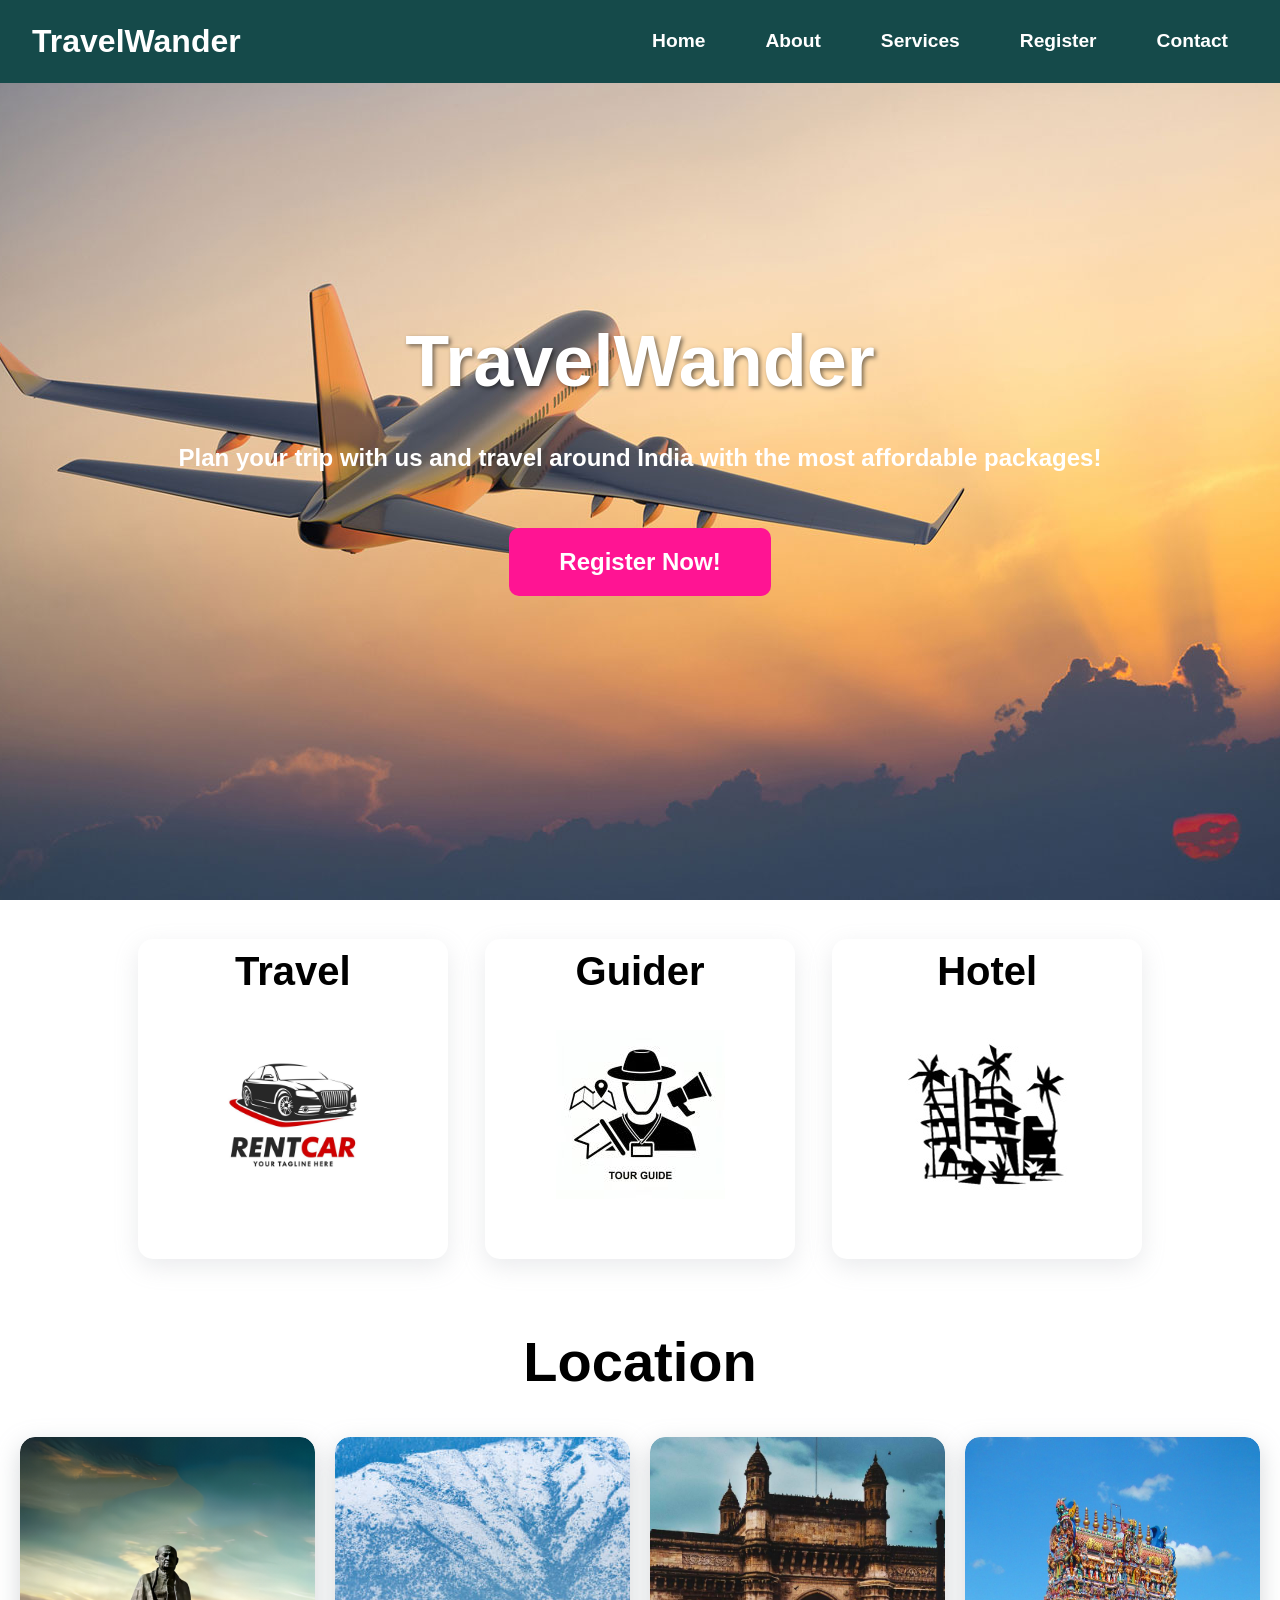
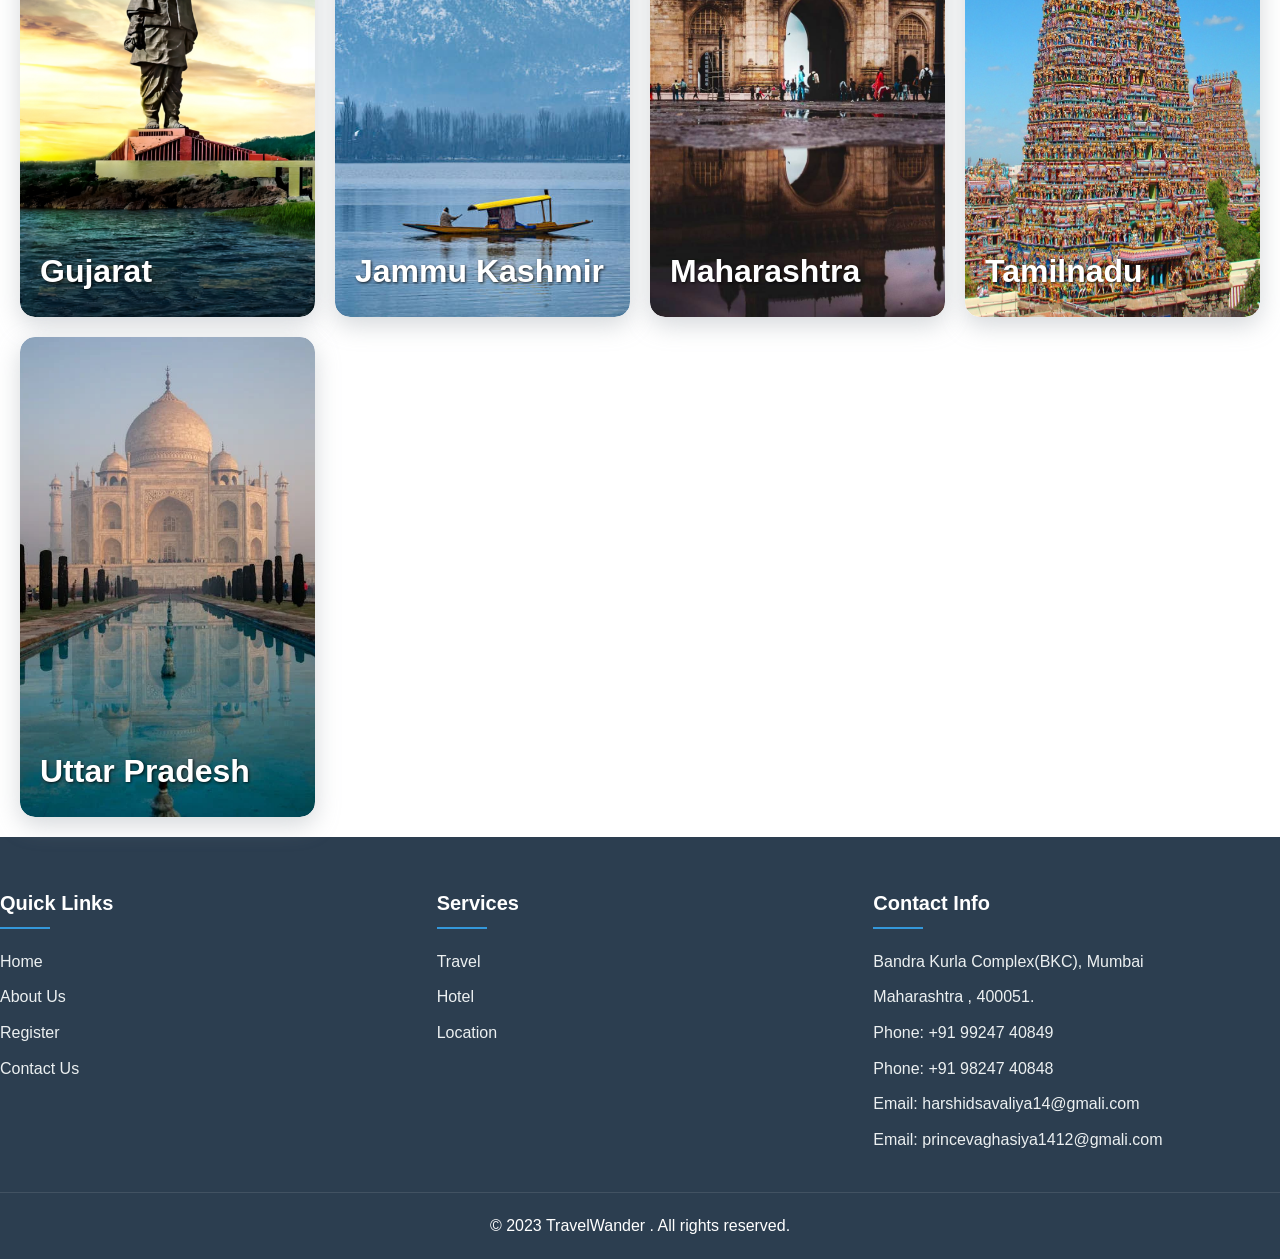
<file: index.html>
<!DOCTYPE html>
<html lang="en">

<head>
    <meta charset="UTF-8">
    <meta name="viewport" content="width=device-width, initial-scale=1.0">
    <link rel="stylesheet" href="index.css">
    <title>TravelWander - Index Page</title>
</head>

<body>
    <!-- Navigation Bar -->
    <nav class="navbar">
        <div class="logo">TravelWander</div>
        <input type="checkbox" id="menu-toggle" class="menu-toggle">
        <label for="menu-toggle" class="hamburger">&#9776;</label>
        <ul class="nav-links">
            <li><a href="index.html">Home</a></li>
            <li><a href="about_page.html">About</a></li>
            <li><a href="#service-scn">Services</a></li>
            <li><a href="register_page.html">Register</a></li>
            <li><a href="contact_page.html">Contact</a></li>
        </ul>
    </nav>

    <!-- Image Title Section -->
    <div class="image-title">
        <h1>TravelWander</h1>
        <p>Plan your trip with us and travel around India with the most affordable packages!</p>
        <a href="./register_page.html" class="button">Register Now!</a>
    </div>

    <!-- Services section -->
    <div class="service-scn" id="service-scn">
        <a href="vehicle_booking.html" class="box">Travel
            <div class="ss-img"><img src="1a.jpg" alt="image"></div>
        </a>
        <a href="guide.html" class="box">Guider
            <div class="ss-img"><img src="3a.jpg" alt="image"></div>
        </a>
        <a href="hotel.html" class="box">Hotel
            <div class="ss-img"><img src="4a.jpg" alt="image"></div>
        </a>
    </div>

    <!-- location section -->
    <div class="location-section" id="location-section">
        <h1>Location</h1>
        <div class="location-content">
            <a href="gujarat.html" class="location-box">
                <img src="index_l1.jpeg" alt="Gujarat">
                <p>Gujarat</p>
            </a>
            <a href="jammu_kashmir.html" class="location-box">
                <img src="index_l2.jpg" alt="Jammu Kashmi">
                <p>Jammu Kashmir</p>
            </a>
            <a href="maharashtra.html" class="location-box">
                <img src="index_l3.jpg" alt="Maharashtra">
                <p>Maharashtra</p>
            </a>
            <a href="tamilnadu.html" class="location-box">
                <img src="index_l4.jpg" alt="Tamilnadu">
                <p>Tamilnadu</p>
            </a>
            <a href="uttar_pradesh.html" class="location-box">
                <img src="index_l5.webp" alt="Uttar Pradesh">
                <p>Uttar Pradesh</p>
            </a>
        </div>
    </div>
    
 <footer>
        <div class="container">
            <div class="footer-content">
                <div class="footer-column">
                    <h3>Quick Links</h3>
                    <a href="index.html">Home</a>
                    <a href="about_page.html">About Us</a>
                    <a href="register_page.html">Register</a>
                    <a href="contact_page.html">Contact Us</a>
                </div>
                <div class="footer-column">
                    <h3>Services</h3>
                    <a href="vehicle_booking.html">Travel</a>
                    <a href="hotel.html">Hotel</a>
                    <a href="#location-section">Location</a>
                </div>
                <div class="footer-column">
                    <h3>Contact Info</h3>
                    <p>Bandra Kurla Complex(BKC), Mumbai</p>
                    <p>Maharashtra , 400051.</p>
                    <p>Phone: +91 99247 40849</p>
                    <p>Phone: +91 98247 40848</p>
                    <p>Email: harshidsavaliya14@gmali.com</p>
                    <p>Email: princevaghasiya1412@gmali.com</p>
                </div>
            </div>
            <div class="copyright">
                <p>&copy; 2023 TravelWander . All rights reserved.</p>
            </div>
        </div>
    </footer>
</body>

</html>
</file>
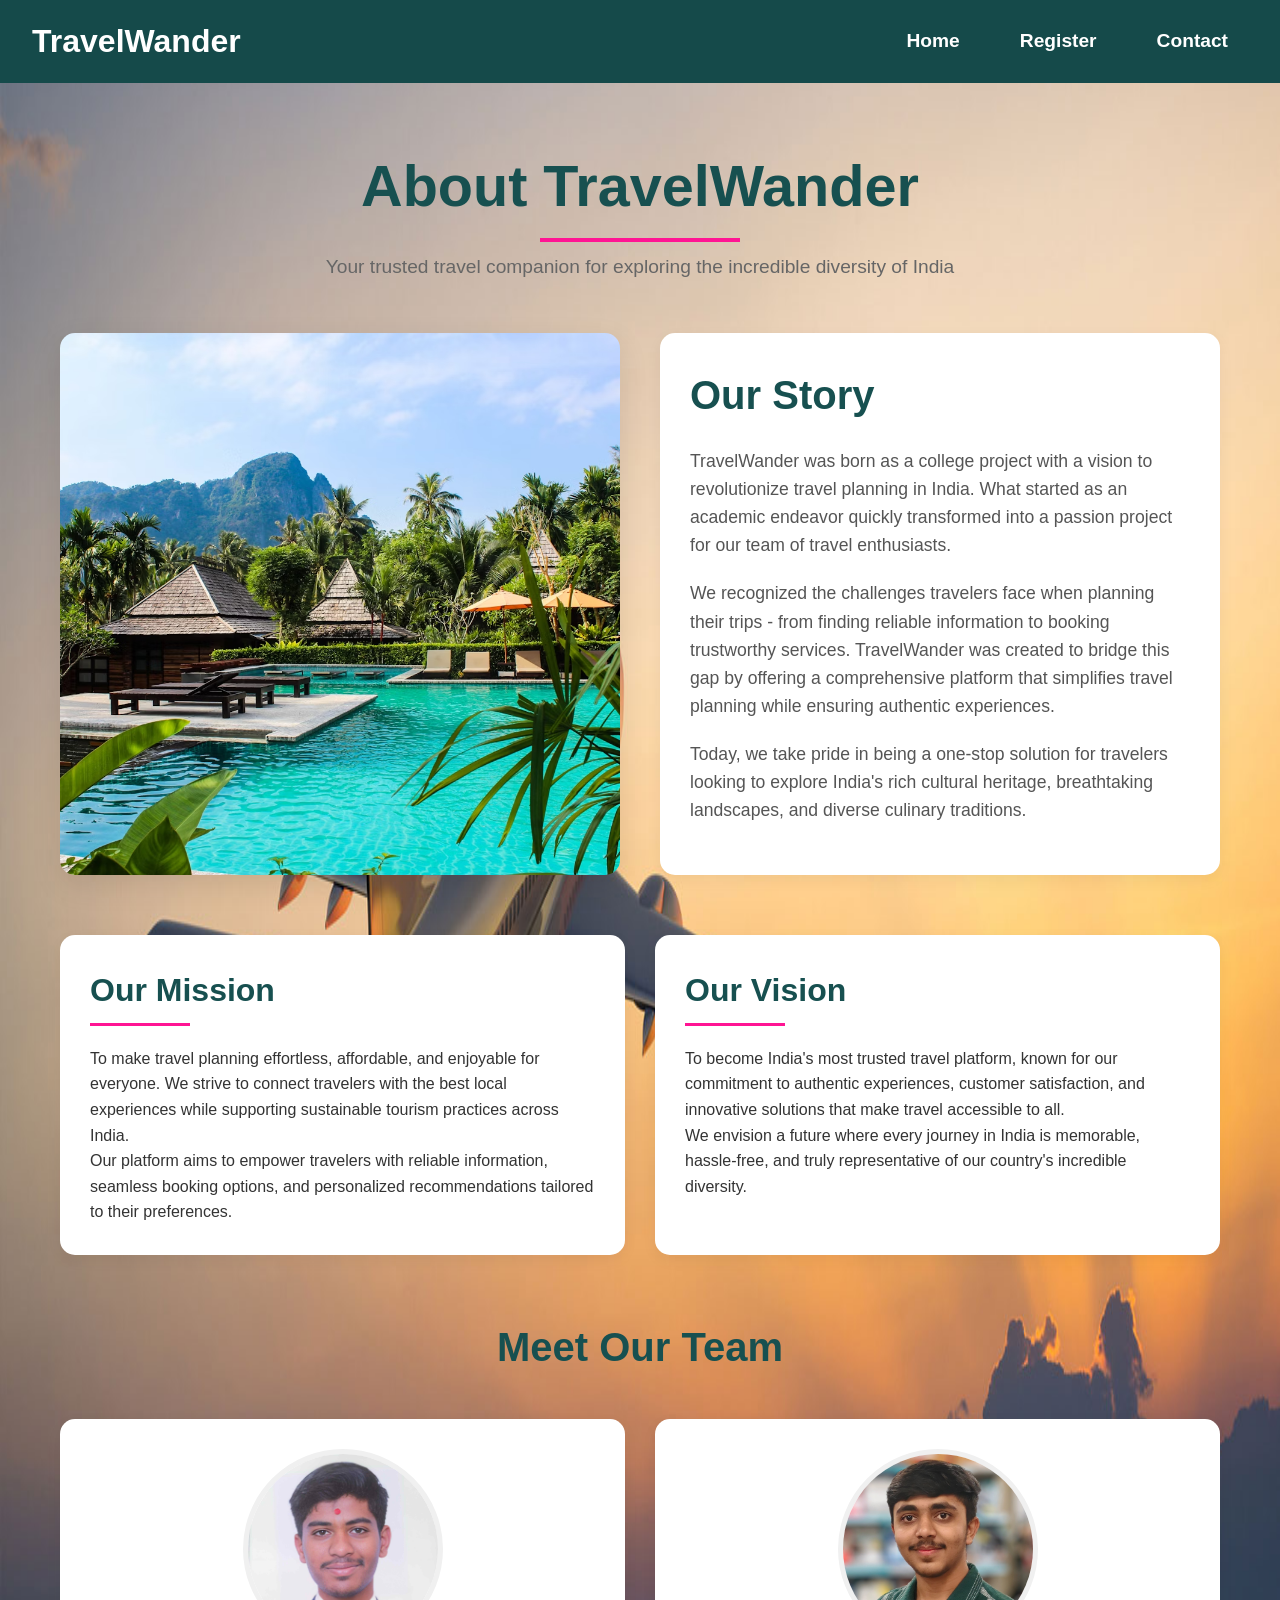
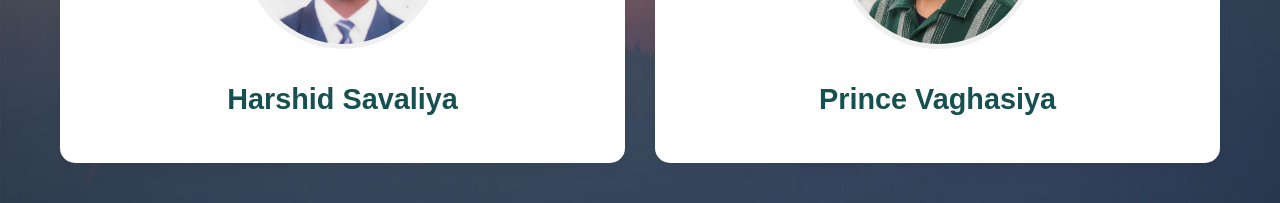
<file: about_page.html>
<!DOCTYPE html>
<html lang="en">

<head>
    <meta charset="UTF-8">
    <meta name="viewport" content="width=device-width, initial-scale=1.0">
    <title>About TravelWander</title>
    <link rel="stylesheet" href="index.css">
    <link rel="stylesheet" href="about_page.css">
</head>

<body>
  <!-- Navigation Bar -->
    <nav class="navbar">
        <div class="logo">TravelWander</div>
        <input type="checkbox" id="menu-toggle" class="menu-toggle">
        <label for="menu-toggle" class="hamburger">&#9776;</label>
        <ul class="nav-links">
            <li><a href="index.html">Home</a></li>
            <li><a href="register_page.html">Register</a></li>
            <li><a href="contact_page.html">Contact</a></li>
        </ul>
    </nav>

    <!-- about-container -->
    <div class="about-container">
        <div class="about-header">
            <h1>About TravelWander</h1>
            <p>Your trusted travel companion for exploring the incredible diversity of India</p>
        </div>

        <div class="about-content">
            <div class="about-image">
                <img src="about_p1.avif" alt="TravelWander Team">
            </div>
            <div class="about-text">
                <h2>Our Story</h2>
                <p>TravelWander was born as a college project with a vision to revolutionize travel planning in India.
                    What started as an academic endeavor quickly transformed into a passion project for our team of
                    travel enthusiasts.</p>
                <p>We recognized the challenges travelers face when planning their trips - from finding reliable
                    information to booking trustworthy services. TravelWander was created to bridge this gap by offering
                    a comprehensive platform that simplifies travel planning while ensuring authentic experiences.</p>
                <p>Today, we take pride in being a one-stop solution for travelers looking to explore India's rich
                    cultural heritage, breathtaking landscapes, and diverse culinary traditions.</p>
            </div>
        </div>

        <div class="mission-vision">
            <div class="mission">
                <h3>Our Mission</h3>
                <p>To make travel planning effortless, affordable, and enjoyable for everyone. We strive to connect
                    travelers with the best local experiences while supporting sustainable tourism practices across
                    India.</p>
                <p>Our platform aims to empower travelers with reliable information, seamless booking options, and
                    personalized recommendations tailored to their preferences.</p>
            </div>
            <div class="vision">
                <h3>Our Vision</h3>
                <p>To become India's most trusted travel platform, known for our commitment to authentic experiences,
                    customer satisfaction, and innovative solutions that make travel accessible to all.</p>
                <p>We envision a future where every journey in India is memorable, hassle-free, and truly representative
                    of our country's incredible diversity.</p>
            </div>
        </div>

        <div class="team-section">
            <h2>Meet Our Team</h2>
            <div class="team-members">
                <div class="team-member">
                    <img src="harshid.jpg" alt="Team Member">
                    <h4>Harshid Savaliya</h4>
                </div>
                <div class="team-member">
                    <img src="prince.jpg" alt="Team Member">
                    <h4>Prince Vaghasiya</h4>
                </div>

            </div>
        </div>
    </div>
</body>

</html>
</file>
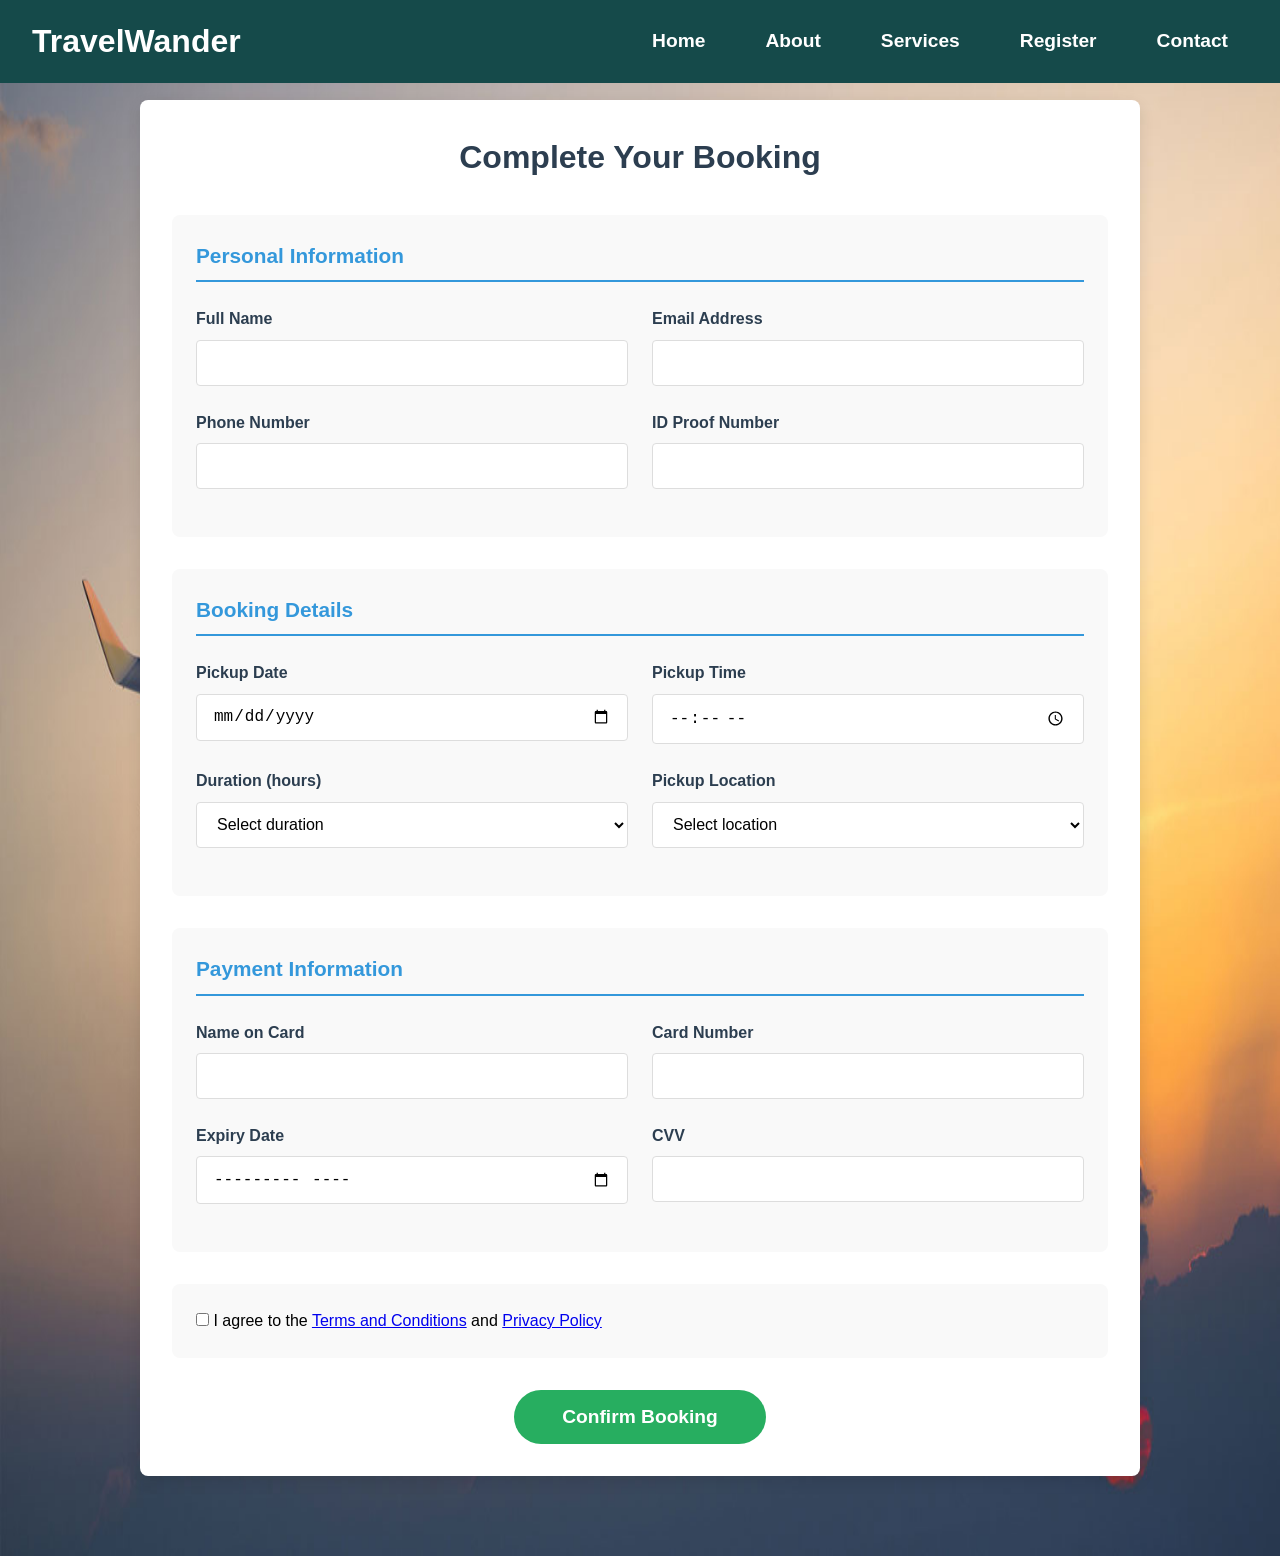
<file: booking_page.html>
<!DOCTYPE html>
<html lang="en">

<head>
    <meta charset="UTF-8">
    <meta name="viewport" content="width=device-width, initial-scale=1.0">
    <title>Vehicle Booking Form | TravelWander</title>
    <link rel="stylesheet" href="index.css">
    <link rel="stylesheet" href="booking_page.css">
</head>

<body>
    <!-- Navigation Bar -->
    <nav class="navbar">
        <div class="logo">TravelWander</div>
        <input type="checkbox" id="menu-toggle" class="menu-toggle">
        <label for="menu-toggle" class="hamburger">&#9776;</label>
        <ul class="nav-links">
            <li><a href="#home">Home</a></li>
            <li><a href="#about">About</a></li>
            <li><a href="#services">Services</a></li>
            <li><a href="#register">Register</a></li>
            <li><a href="#contact">Contact</a></li>
        </ul>
    </nav>

    <!-- Booking Form Content -->
    <main class="booking-form-container">
        <h1 class="form-title">Complete Your Booking</h1>
        <form action="index.html" method="get">
            <!-- Personal Information -->
            <div class="form-section">
                <h2 class="section-title">Personal Information</h2>
                <div class="form-row">
                    <div class="form-group">
                        <label for="fullname" class="form-label">Full Name</label>
                        <input type="text" id="fullname" name="fullname" class="form-input" required>
                    </div>
                    <div class="form-group">
                        <label for="email" class="form-label">Email Address</label>
                        <input type="email" id="email" name="email" class="form-input" required>
                    </div>
                </div>
                <div class="form-row">
                    <div class="form-group">
                        <label for="phone" class="form-label">Phone Number</label>
                        <input type="tel" id="phone" name="phone" class="form-input" required>
                    </div>
                    <div class="form-group">
                        <label for="id-proof" class="form-label">ID Proof Number</label>
                        <input type="text" id="id-proof" name="id-proof" class="form-input" required>
                    </div>
                </div>
            </div>

            <!-- Booking Details -->
            <div class="form-section">
                <h2 class="section-title">Booking Details</h2>
                <div class="form-row">
                    <div class="form-group">
                        <label for="pickup-date" class="form-label">Pickup Date</label>
                        <input type="date" id="pickup-date" name="pickup-date" class="form-input" required>
                    </div>
                    <div class="form-group">
                        <label for="pickup-time" class="form-label">Pickup Time</label>
                        <input type="time" id="pickup-time" name="pickup-time" class="form-input" required>
                    </div>
                </div>
                <div class="form-row">
                    <div class="form-group">
                        <label for="duration" class="form-label">Duration (hours)</label>
                        <select id="duration" name="duration" class="form-select" required>
                            <option value="">Select duration</option>
                            <option value="2">2 hours</option>
                            <option value="4">4 hours</option>
                            <option value="8">8 hours</option>
                            <option value="12">12 hours</option>
                            <option value="24">24 hours</option>
                        </select>
                    </div>
                    <div class="form-group">
                        <label for="pickup-location" class="form-label">Pickup Location</label>
                        <select id="pickup-location" name="pickup-location" class="form-select" required>
                            <option value="">Select location</option>
                            <option value="mumbai">Mumbai Main Office</option>
                            <option value="delhi">Delhi Airport</option>
                            <option value="bangalore">Bangalore City Center</option>
                            <option value="hyderabad">Hyderabad Office</option>
                        </select>
                    </div>
                </div>
            </div>

            <!-- Payment Information -->
            <div class="form-section">
                <h2 class="section-title">Payment Information</h2>
                <div class="form-row">
                    <div class="form-group">
                        <label for="card-name" class="form-label">Name on Card</label>
                        <input type="text" id="card-name" name="card-name" class="form-input" required>
                    </div>
                    <div class="form-group">
                        <label for="card-number" class="form-label">Card Number</label>
                        <input type="text" id="card-number" name="card-number" class="form-input" required>
                    </div>
                </div>
                <div class="form-row">
                    <div class="form-group">
                        <label for="expiry-date" class="form-label">Expiry Date</label>
                        <input type="month" id="expiry-date" name="expiry-date" class="form-input" required>
                    </div>
                    <div class="form-group">
                        <label for="cvv" class="form-label">CVV</label>
                        <input type="text" id="cvv" name="cvv" class="form-input" required maxlength="3">
                    </div>
                </div>
            </div>

            <!-- Terms and Conditions -->
            <div class="form-section">
                <div class="form-group">
                    <input type="checkbox" id="terms" name="terms" required>
                    <label for="terms">I agree to the <a href="#">Terms and Conditions</a> and <a href="#">Privacy
                            Policy</a></label>
                </div>
            </div>

            <!-- Submit Button -->
            <div class="form-actions">
                <button type="submit" class="submit-btn">Confirm Booking</a>
            </div>
        </form>
    </main>
</body>

</html>
</file>
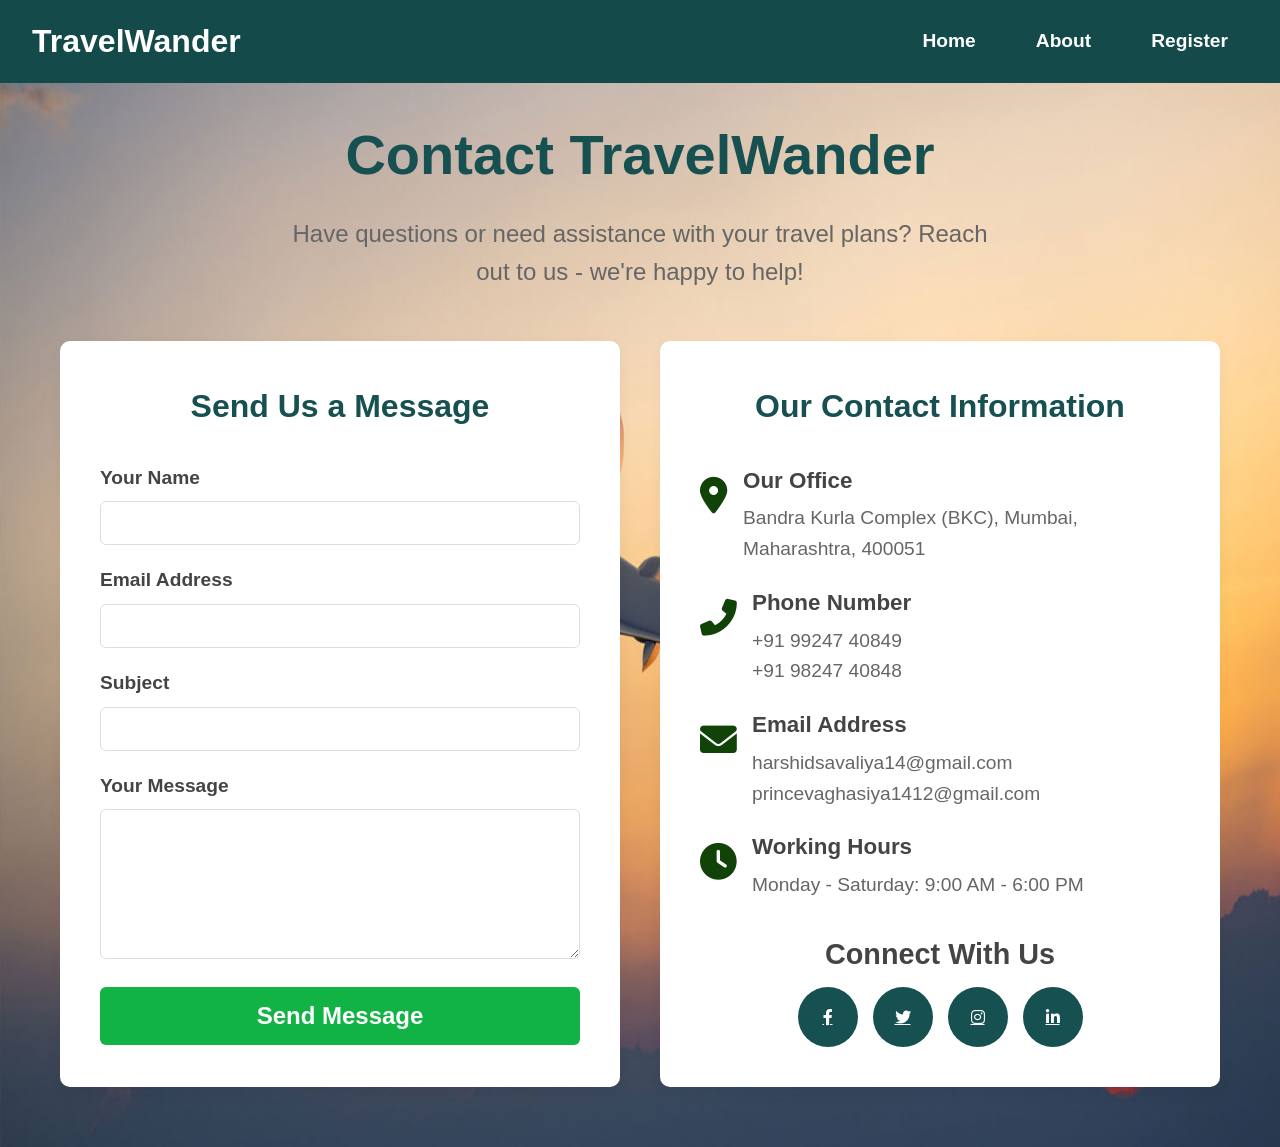
<file: contact_page.html>
<!DOCTYPE html>
<html lang="en">

<head>
    <meta charset="UTF-8">
    <meta name="viewport" content="width=device-width, initial-scale=1.0">
    <title>Contact TravelWander</title>
    <link rel="stylesheet" href="index.css">
    <link rel="stylesheet" href="contact_page.css">
    <link rel="stylesheet" href="https://cdnjs.cloudflare.com/ajax/libs/font-awesome/6.0.0-beta3/css/all.min.css">
</head>

<body>

    <!-- Navigation Bar -->
    <nav class="navbar">
        <div class="logo">TravelWander</div>
        <input type="checkbox" id="menu-toggle" class="menu-toggle">
        <label for="menu-toggle" class="hamburger">&#9776;</label>
        <ul class="nav-links">
            <li><a href="index.html">Home</a></li>
            <li><a href="about_page.html">About</a></li>
            <li><a href="register_page.html">Register</a></li>
            
        </ul>
    </nav>

    <div class="contact-container">
        <div class="contact-header">
            <h1>Contact TravelWander</h1>
            <p>Have questions or need assistance with your travel plans? Reach out to us - we're happy to help!</p>
        </div>

        <div class="contact-content">
            <div class="contact-form">
                <h2 class="form-title">Send Us a Message</h2>
                <form action="index.html">
                    <div class="form-group">
                        <label for="name">Your Name</label>
                        <input type="text" id="name" class="form-control" required>
                    </div>
                    <div class="form-group">
                        <label for="email">Email Address</label>
                        <input type="email" id="email" class="form-control" required>
                    </div>
                    <div class="form-group">
                        <label for="subject">Subject</label>
                        <input type="text" id="subject" class="form-control" required>
                    </div>
                    <div class="form-group">
                        <label for="message">Your Message</label>
                        <textarea id="message" class="form-control" required></textarea>
                    </div>
                    <button type="submit" class="submit-btn">Send Message</button>
                </form>
            </div>

            <div class="contact-info">
                <h2 class="info-title">Our Contact Information</h2>
                <div class="contact-details">
                    <div class="contact-item">
                        <div class="contact-icon">
                            <i class="fas fa-map-marker-alt"></i>
                        </div>
                        <div class="contact-text">
                            <h3>Our Office</h3>
                            <p>Bandra Kurla Complex (BKC), Mumbai, Maharashtra, 400051</p>
                        </div>
                    </div>
                    <div class="contact-item">
                        <div class="contact-icon">
                            <i class="fas fa-phone-alt"></i>
                        </div>
                        <div class="contact-text">
                            <h3>Phone Number</h3>
                            <p><a href="tel:+919924740849">+91 99247 40849</a></p>
                            <p><a href="tel:+919824740848">+91 98247 40848</a></p>
                        </div>
                    </div>
                    <div class="contact-item">
                        <div class="contact-icon">
                            <i class="fas fa-envelope"></i>
                        </div>
                        <div class="contact-text">
                            <h3>Email Address</h3>
                            <p><a href="mailto:harshidsavaliya14@gmail.com">harshidsavaliya14@gmail.com</a></p>
                            <p><a href="mailto:princevaghasiya1412@gmail.com">princevaghasiya1412@gmail.com</a></p>
                        </div>
                    </div>
                    <div class="contact-item">
                        <div class="contact-icon">
                            <i class="fas fa-clock"></i>
                        </div>
                        <div class="contact-text">
                            <h3>Working Hours</h3>
                            <p>Monday - Saturday: 9:00 AM - 6:00 PM</p>
                        </div>
                    </div>
                </div>

                <div class="social-media">
                    <h3 class="social-title">Connect With Us</h3>
                    <div class="social-links">
                        <a href="#" class="social-link"><i class="fab fa-facebook-f"></i></a>
                        <a href="#" class="social-link"><i class="fab fa-twitter"></i></a>
                        <a href="#" class="social-link"><i class="fab fa-instagram"></i></a>
                        <a href="#" class="social-link"><i class="fab fa-linkedin-in"></i></a>
                    </div>
                </div>
            </div>
        </div>
    </div>
</body>

</html>
</file>
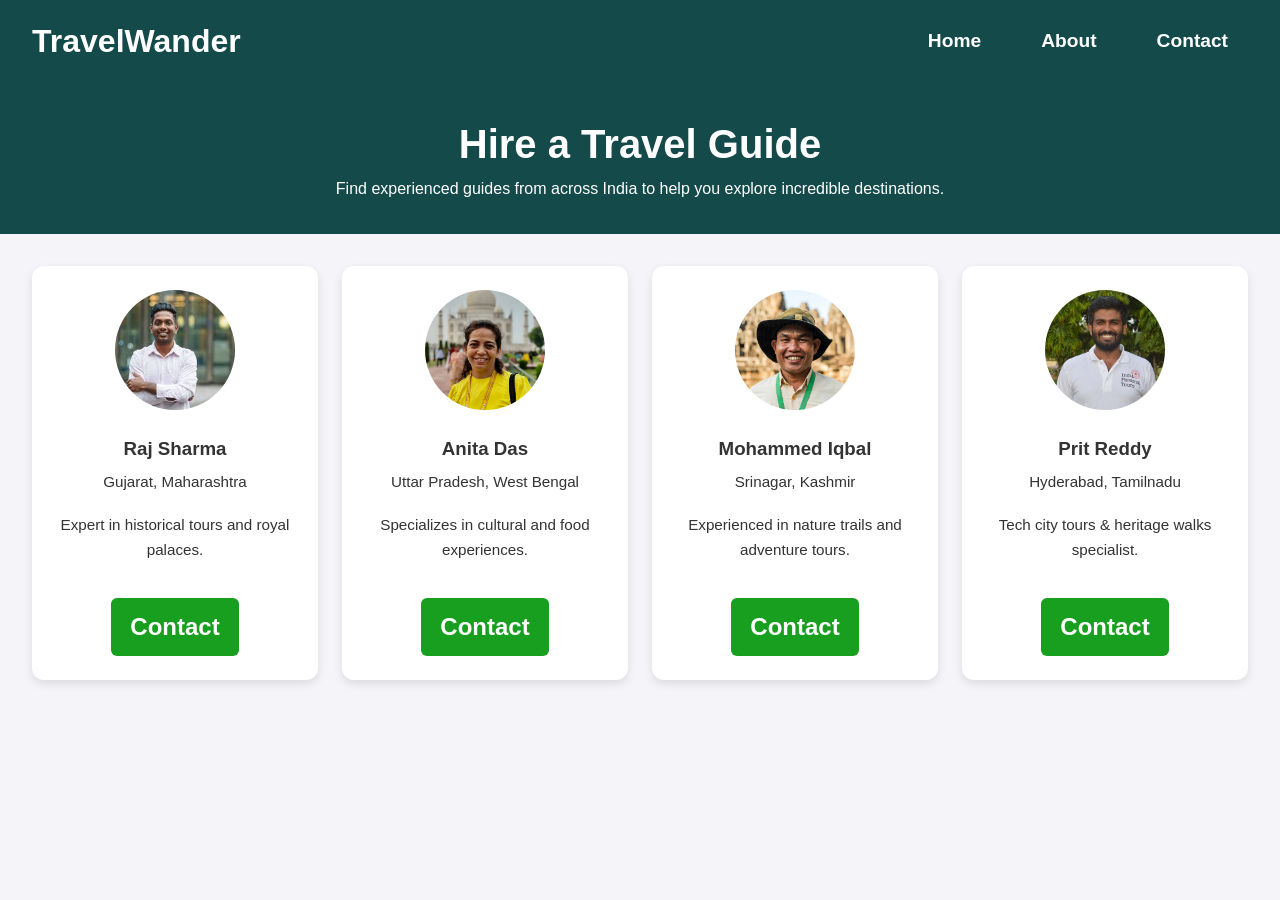
<file: guide.html>
<!DOCTYPE html>
<html lang="en">

<head>
    <meta charset="UTF-8">
    <meta name="viewport" content="width=device-width, initial-scale=1">
    <title>Hire Travel Guides</title>
    <link rel="stylesheet" href="index.css">
    <link rel="stylesheet" href="guide.css">
</head>

<body>

    <!-- Navigation Bar -->
    <nav class="navbar">
        <div class="logo">TravelWander</div>
        <input type="checkbox" id="menu-toggle" class="menu-toggle">
        <label for="menu-toggle" class="hamburger">&#9776;</label>
        <ul class="nav-links">
            <li><a href="index.html">Home</a></li>
            <li><a href="about_page.html">About</a></li>
            <li><a href="contact_page.html">Contact</a></li>
        </ul>
    </nav>

    <div class="header">
        <h1>Hire a Travel Guide </h1>
        <p>Find experienced guides from across India to help you explore incredible destinations.</p>
    </div>

    <div class="container">
        <div class="guide-card">
            <img src="guide_p1.jpg" alt="Guide Image">
            <h3>Raj Sharma</h3>
            <p>Gujarat, Maharashtra</p>
            <p>Expert in historical tours and royal palaces.</p>
            <a href="#" class="button">Contact</a>
        </div>

        <div class="guide-card">
            <img src="guide_p2.webp" alt="Guide Image">
            <h3>Anita Das</h3>
            <p>Uttar Pradesh, West Bengal</p>
            <p>Specializes in cultural and food experiences.</p>
            <a href="#" class="button">Contact</a>
        </div>

        <div class="guide-card">
            <img src="guide_p3.jpg" alt="Guide Image">
            <h3>Mohammed Iqbal</h3>
            <p>Srinagar, Kashmir</p>
            <p>Experienced in nature trails and adventure tours.</p>
            <a href="#" class="button">Contact</a>
        </div>

        <div class="guide-card">
            <img src="guide_p4.webp" alt="Guide Image">
            <h3>Prit Reddy</h3>
            <p>Hyderabad, Tamilnadu</p>
            <p>Tech city tours & heritage walks specialist.</p>
            <a href="#" class="button">Contact</a>
        </div>
    </div>

</body>

</html>
</file>
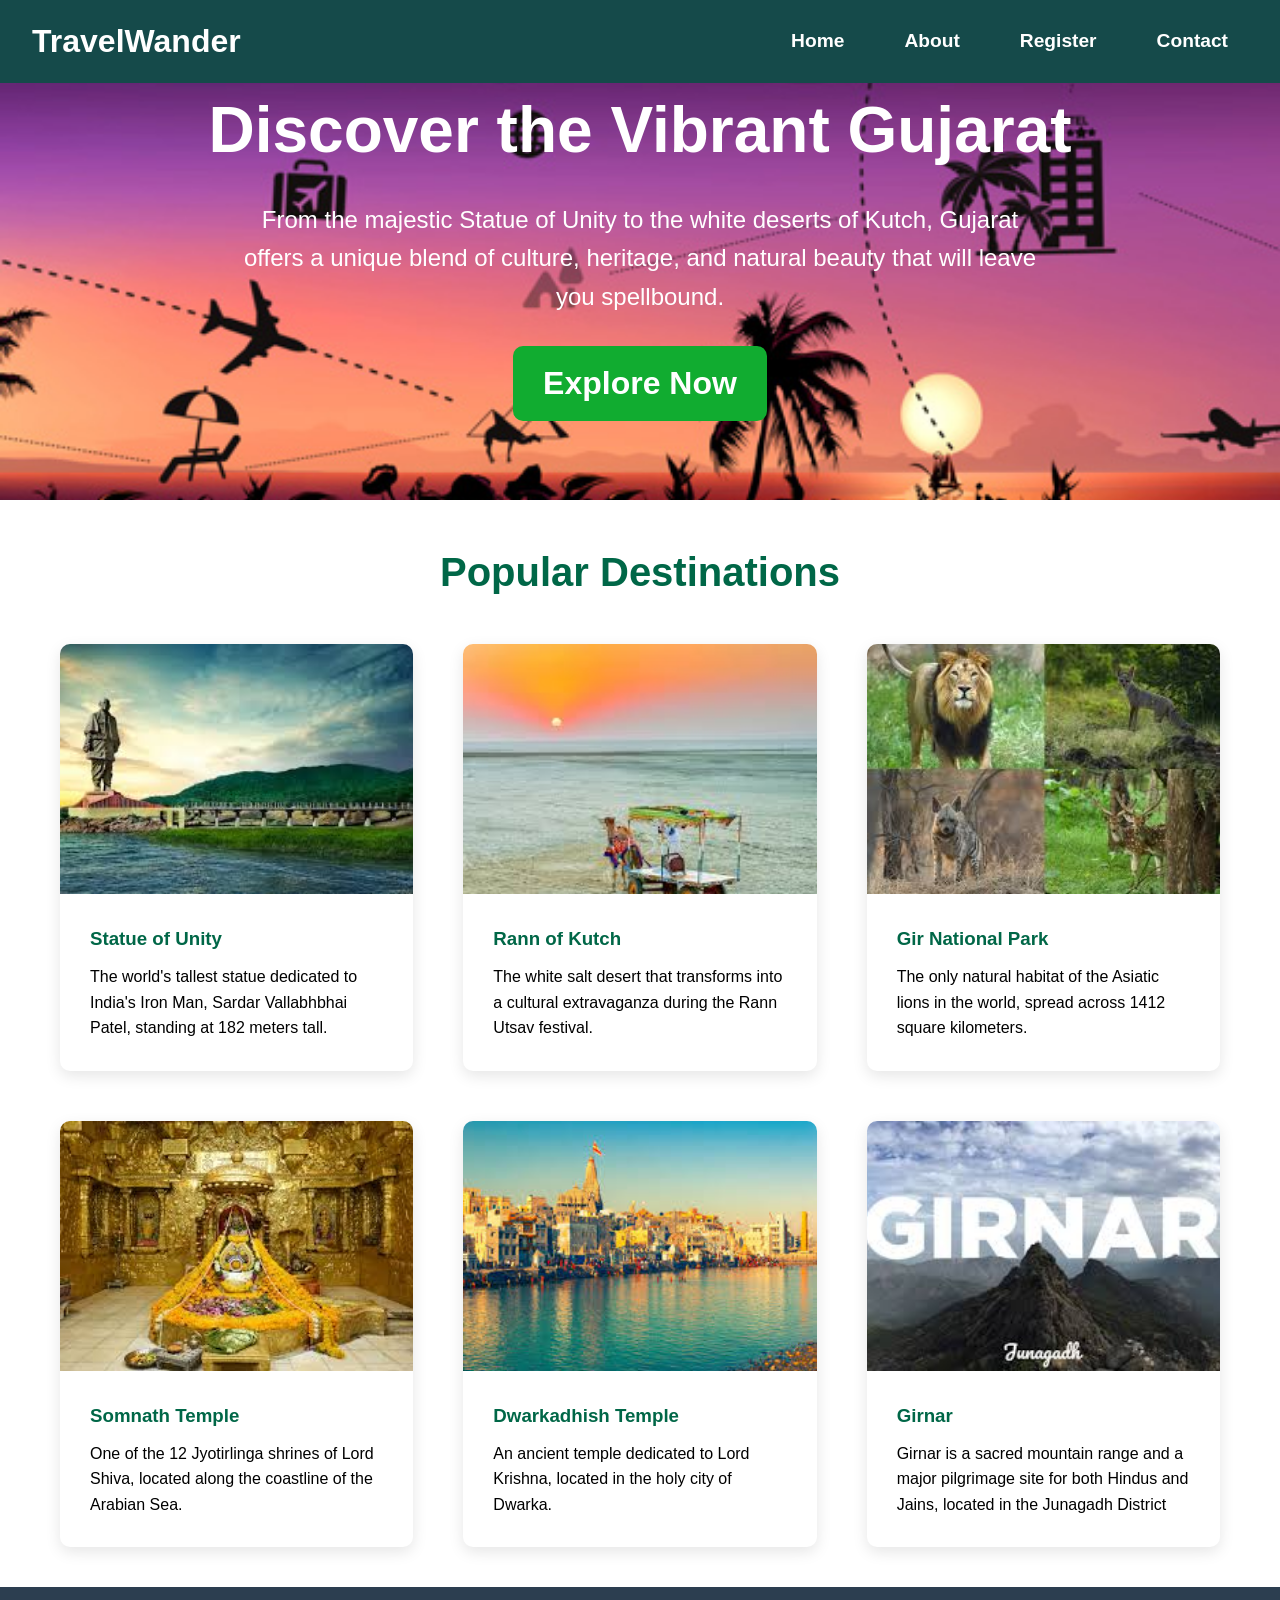
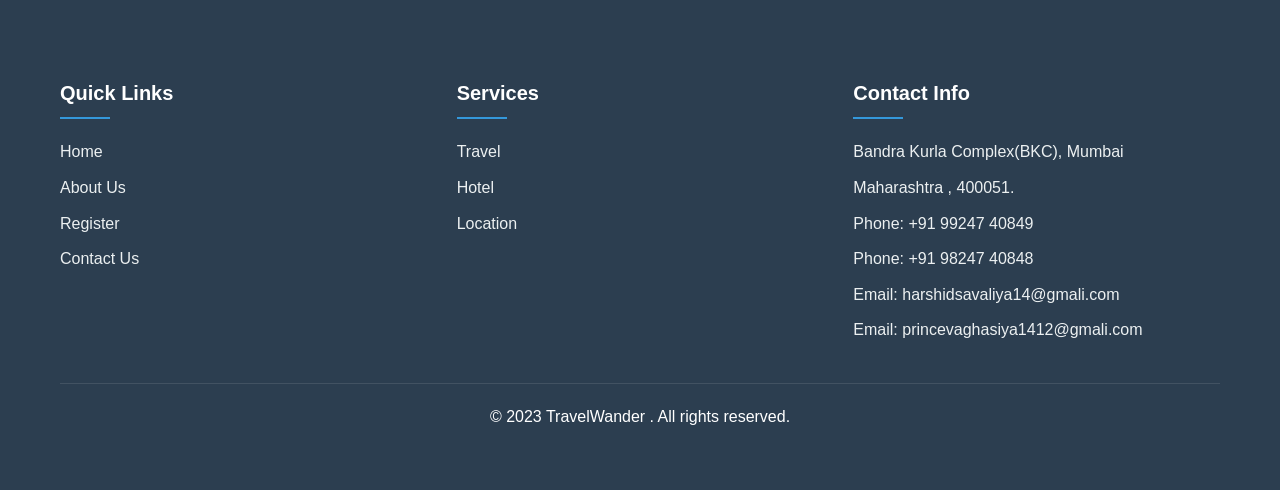
<file: gujarat.html>
<!DOCTYPE html>
<html lang="en">

<head>
    <meta charset="UTF-8">
    <meta name="viewport" content="width=device-width, initial-scale=1.0">
    <title>Gujarat Tourism - Explore the Land of Legends</title>
    <link rel="stylesheet" href="index.css">
    <link rel="stylesheet" href="location_page.css">
</head>

<body>


    <nav class="navbar">
        <div class="logo">TravelWander</div>
        <input type="checkbox" id="menu-toggle" class="menu-toggle">
        <label for="menu-toggle" class="hamburger">&#9776;</label>
        <ul class="nav-links">
            <li><a href="index.html">Home</a></li>
            <li><a href="about_page.html">About</a></li>
            <li><a href="register_page.html">Register</a></li>
            <li><a href="contact_page.html">Contact</a></li>
        </ul>
    </nav>

    <section class="hero" id="home">
        <h1>Discover the Vibrant Gujarat</h1>
        <p>From the majestic Statue of Unity to the white deserts of Kutch, Gujarat offers a unique blend of culture,
            heritage, and natural beauty that will leave you spellbound.</p>
        <a href="#destinations" class="btn">Explore Now</a>
    </section>

    <section class="container" id="destinations">
        <h2 class="section-title">Popular Destinations</h2>
        <div class="destinations">
            <div class="destination-card">
                <div class="destination-img">
                    <img src="gujarat_p1.jpeg" alt="Statue of Unity">
                </div>
                <div class="destination-info">
                    <h3>Statue of Unity</h3>
                    <p>The world's tallest statue dedicated to India's Iron Man, Sardar Vallabhbhai Patel, standing at
                        182 meters tall.</p>
                </div>
            </div>

            <div class="destination-card">
                <div class="destination-img">
                    <img src="gujarat_p2.jpeg" alt="Rann of Kutch">
                </div>
                <div class="destination-info">
                    <h3>Rann of Kutch</h3>
                    <p>The white salt desert that transforms into a cultural extravaganza during the Rann Utsav
                        festival.</p>
                </div>
            </div>

            <div class="destination-card">
                <div class="destination-img">
                    <img src="gujarat_p3.jpeg" alt="Gir National Park">
                </div>
                <div class="destination-info">
                    <h3>Gir National Park</h3>
                    <p>The only natural habitat of the Asiatic lions in the world, spread across 1412 square kilometers.
                    </p>
                </div>
            </div>

            <div class="destination-card">
                <div class="destination-img">
                    <img src="gujarat_p4.jpeg" alt="Somnath Temple">
                </div>
                <div class="destination-info">
                    <h3>Somnath Temple</h3>
                    <p>One of the 12 Jyotirlinga shrines of Lord Shiva, located along the coastline of the Arabian Sea.
                    </p>
                </div>
            </div>

            <div class="destination-card">
                <div class="destination-img">
                    <img src="gujarat_p5.jpeg" alt="Dwarkadhish Temple">
                </div>
                <div class="destination-info">
                    <h3>Dwarkadhish Temple</h3>
                    <p>An ancient temple dedicated to Lord Krishna, located in the holy city of Dwarka.</p>
                </div>
            </div>

            <div class="destination-card">
                <div class="destination-img">
                    <img src="gujarat_p6.jpeg" alt="Girnar">
                </div>
                <div class="destination-info">
                    <h3>Girnar</h3>
                    <p>Girnar is a sacred mountain range and a major pilgrimage site for both Hindus and Jains, located
                        in the Junagadh District</p>
                </div>
            </div>
        </div>
    </section>
    
    <footer>
        <div class="container">
            <div class="footer-content">
                <div class="footer-column">
                    <h3>Quick Links</h3>
                    <a href="index.html">Home</a>
                    <a href="about_page.html">About Us</a>
                    <a href="register_page.html">Register</a>
                    <a href="contact_page.html">Contact Us</a>
                </div>
                <div class="footer-column">
                    <h3>Services</h3>
                    <a href="vehicle_booking.html">Travel</a>
                    <a href="hotel.html">Hotel</a>
                    <a href="#location-section">Location</a>
                </div>
                <div class="footer-column">
                    <h3>Contact Info</h3>
                    <p>Bandra Kurla Complex(BKC), Mumbai</p>
                    <p>Maharashtra , 400051.</p>
                    <p>Phone: +91 99247 40849</p>
                    <p>Phone: +91 98247 40848</p>
                    <p>Email: harshidsavaliya14@gmali.com</p>
                    <p>Email: princevaghasiya1412@gmali.com</p>
                </div>
            </div>
            <div class="copyright">
                <p>&copy; 2023 TravelWander . All rights reserved.</p>
            </div>
        </div>
    </footer>
</body>

</html>
</file>
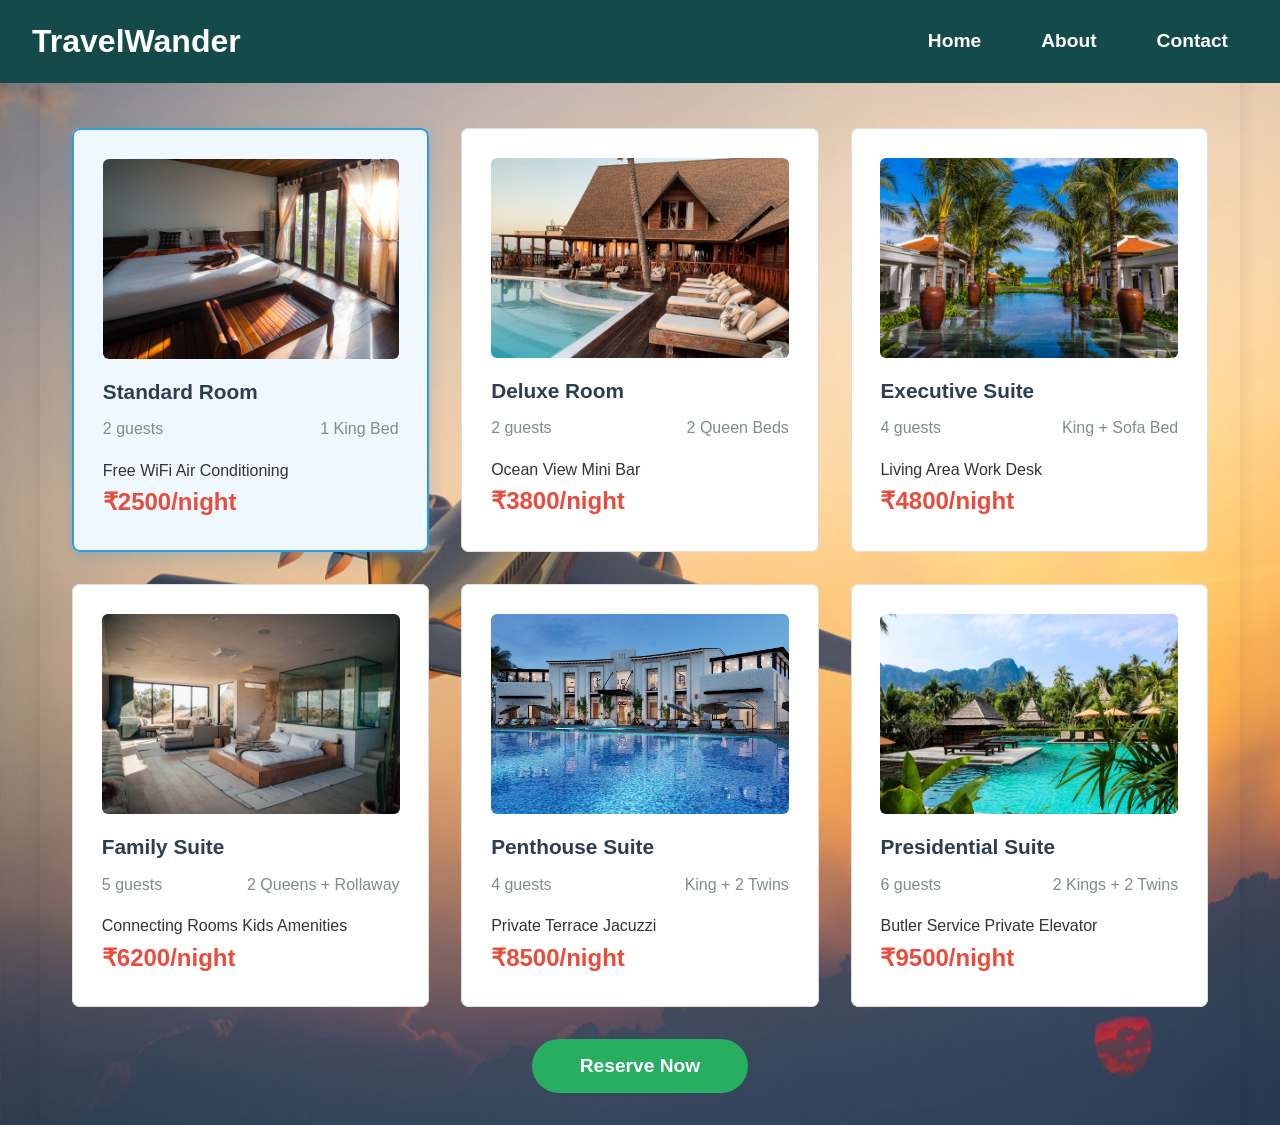
<file: hotel.html>
<!DOCTYPE html>
<html lang="en">

<head>
    <meta charset="UTF-8">
    <meta name="viewport" content="width=device-width, initial-scale=1.0">
    <title>Luxury Hotel Booking</title>
    <link rel="stylesheet" href="index.css">
    <link rel="stylesheet" href="hotel.css">
</head>

<body>

    <!-- Navigation Bar -->
    <nav class="navbar">
        <div class="logo">TravelWander</div>
        <input type="checkbox" id="menu-toggle" class="menu-toggle">
        <label for="menu-toggle" class="hamburger">&#9776;</label>
        <ul class="nav-links">
            <li><a href="index.html">Home</a></li>
            <li><a href="about_page.html">About</a></li>
            <li><a href="contact_page.html">Contact</a></li>
        </ul>
    </nav>

    <main class="hotel-container">
        <form class="hotel-form" action="hotel_book_page.html">
            <h1 class="hotel-title">Select Your Perfect Room</h1>

            <div class="hotel-selection">
                <!-- Hotel Option 1 -->
                <label class="hotel-option">
                    <input type="radio" name="hotel" value="standard" checked>
                    <div class="hotel-card">
                        <img src="h1.avif" alt="Standard Room" class="hotel-image">
                        <div class="hotel-info">
                            <h3 class="hotel-name">Standard Room</h3>
                            <div class="hotel-details">
                                <span><i class="fas fa-user"></i> 2 guests</span>
                                <span><i class="fas fa-bed"></i> 1 King Bed</span>
                            </div>
                            <div class="hotel-features">
                                <span>Free WiFi</span>
                                <span>Air Conditioning</span>
                            </div>
                            <div class="hotel-price">₹2500/night</div>
                        </div>
                    </div>
                </label>

                <!-- Hotel Option 2 -->
                <label class="hotel-option">
                    <input type="radio" name="hotel" value="deluxe">
                    <div class="hotel-card">
                        <img src="h2.avif" alt="Deluxe Room" class="hotel-image">
                        <div class="hotel-info">
                            <h3 class="hotel-name">Deluxe Room</h3>
                            <div class="hotel-details">
                                <span><i class="fas fa-user"></i> 2 guests</span>
                                <span><i class="fas fa-bed"></i> 2 Queen Beds</span>
                            </div>
                            <div class="hotel-features">
                                <span>Ocean View</span>
                                <span>Mini Bar</span>
                            </div>
                            <div class="hotel-price">₹3800/night</div>
                        </div>
                    </div>
                </label>

                <!-- Hotel Option 3 -->
                <label class="hotel-option">
                    <input type="radio" name="hotel" value="executive">
                    <div class="hotel-card">
                        <img src="h3.avif" alt="Executive Suite" class="hotel-image">
                        <div class="hotel-info">
                            <h3 class="hotel-name">Executive Suite</h3>
                            <div class="hotel-details">
                                <span><i class="fas fa-user"></i> 4 guests</span>
                                <span><i class="fas fa-bed"></i> King + Sofa Bed</span>
                            </div>
                            <div class="hotel-features">
                                <span>Living Area</span>
                                <span>Work Desk</span>
                            </div>
                            <div class="hotel-price">₹4800/night</div>
                        </div>
                    </div>
                </label>

                <!-- Hotel Option 4 -->
                <label class="hotel-option">
                    <input type="radio" name="hotel" value="family">
                    <div class="hotel-card">
                        <img src="h4.avif" alt="Family Suite" class="hotel-image">
                        <div class="hotel-info">
                            <h3 class="hotel-name">Family Suite</h3>
                            <div class="hotel-details">
                                <span><i class="fas fa-user"></i> 5 guests</span>
                                <span><i class="fas fa-bed"></i> 2 Queens + Rollaway</span>
                            </div>
                            <div class="hotel-features">
                                <span>Connecting Rooms</span>
                                <span>Kids Amenities</span>
                            </div>
                            <div class="hotel-price">₹6200/night</div>
                        </div>
                    </div>
                </label>

                <!-- Hotel Option 5 -->
                <label class="hotel-option">
                    <input type="radio" name="hotel" value="penthouse">
                    <div class="hotel-card">
                        <img src="h5.avif" alt="Penthouse Suite" class="hotel-image">
                        <div class="hotel-info">
                            <h3 class="hotel-name">Penthouse Suite</h3>
                            <div class="hotel-details">
                                <span><i class="fas fa-user"></i> 4 guests</span>
                                <span><i class="fas fa-bed"></i> King + 2 Twins</span>
                            </div>
                            <div class="hotel-features">
                                <span>Private Terrace</span>
                                <span>Jacuzzi</span>
                            </div>
                            <div class="hotel-price">₹8500/night</div>
                        </div>
                    </div>
                </label>

                <!-- Hotel Option 6 -->
                <label class="hotel-option">
                    <input type="radio" name="hotel" value="presidential">
                    <div class="hotel-card">
                        <img src="h6.avif" alt="Presidential Suite" class="hotel-image">
                        <div class="hotel-info">
                            <h3 class="hotel-name">Presidential Suite</h3>
                            <div class="hotel-details">
                                <span><i class="fas fa-user"></i> 6 guests</span>
                                <span><i class="fas fa-bed"></i> 2 Kings + 2 Twins</span>
                            </div>
                            <div class="hotel-features">
                                <span>Butler Service</span>
                                <span>Private Elevator</span>
                            </div>
                            <div class="hotel-price">₹9500/night</div>
                        </div>
                    </div>
                </label>
            </div>

            <div class="form-actions">
                <button type="submit" class="book-btn">Reserve Now</button>
            </div>
        </form>
    </main>

</body>

</html>
</file>
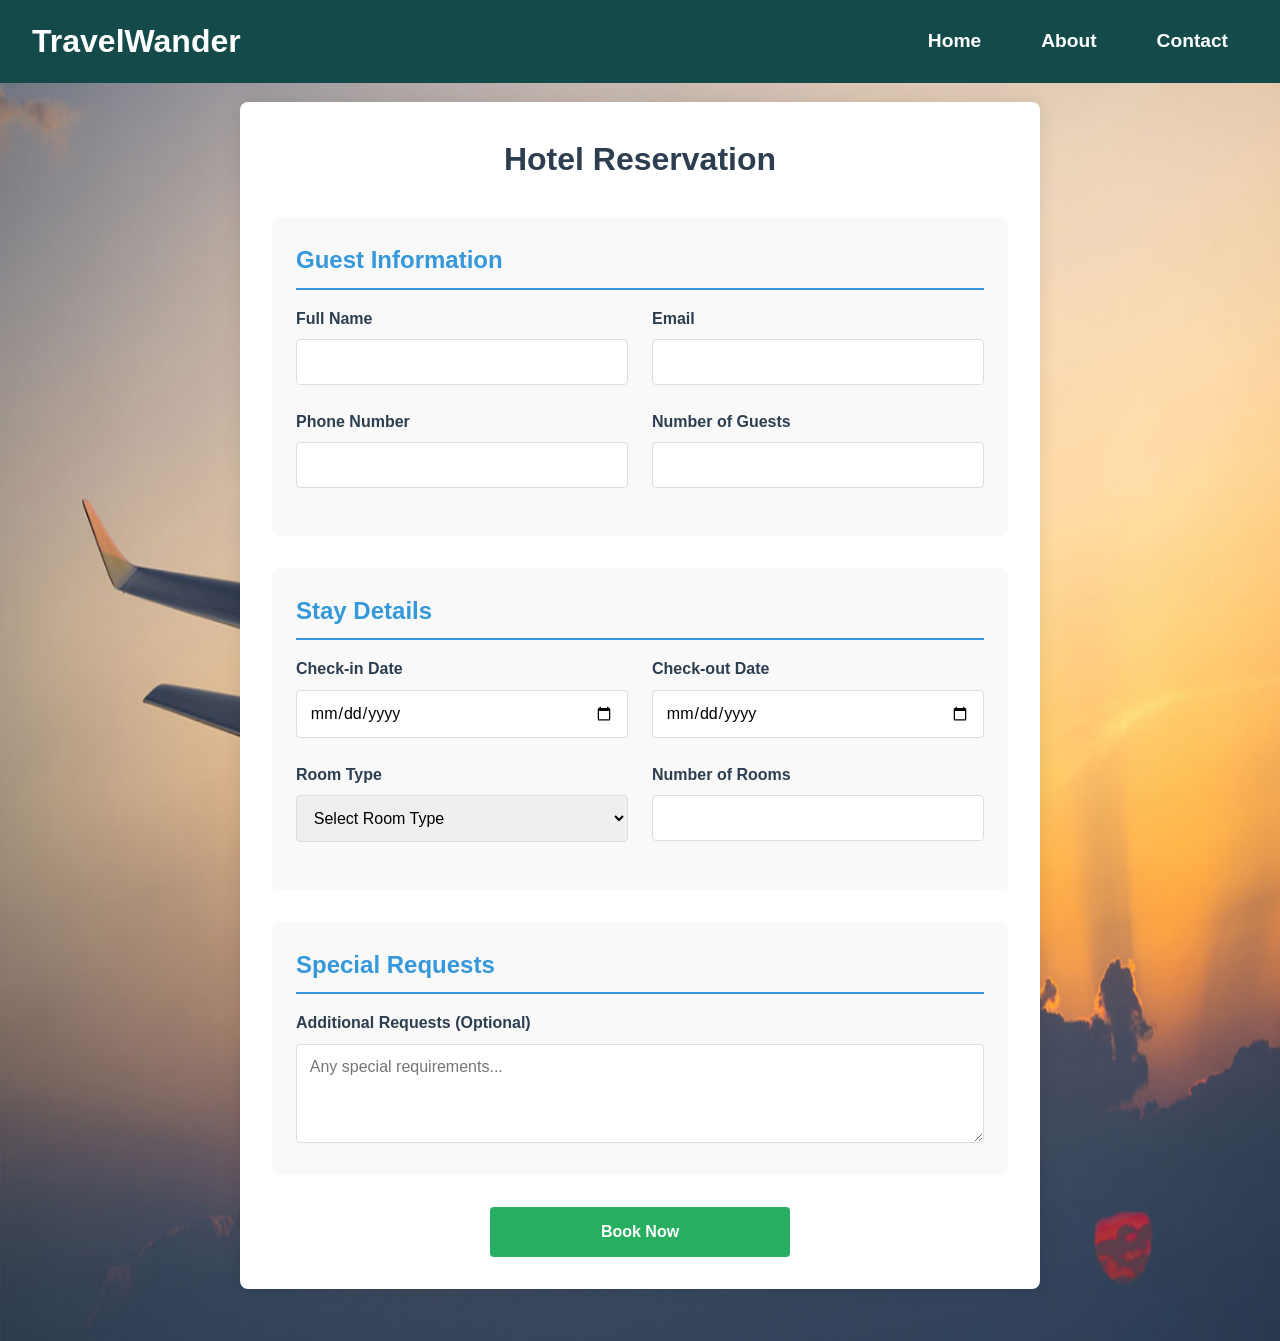
<file: hotel_book_page.html>
<!DOCTYPE html>
<html lang="en">

<head>
    <meta charset="UTF-8">
    <meta name="viewport" content="width=device-width, initial-scale=1.0">
    <title>Hotel Booking | TravelWander</title>
    <link rel="stylesheet" href="index.css">
    <link rel="stylesheet" href="hotel_book_page.css">
</head>

<body>

    <!-- Navigation Bar -->
    <nav class="navbar">
        <div class="logo">TravelWander</div>
        <input type="checkbox" id="menu-toggle" class="menu-toggle">
        <label for="menu-toggle" class="hamburger">&#9776;</label>
        <ul class="nav-links">
            <li><a href="index.html">Home</a></li>
            <li><a href="about_page.html">About</a></li>
            <li><a href="contact_page.html">Contact</a></li>
        </ul>
    </nav>

    <!-- Booking Form -->
    <div class="booking-container">
        <h1 class="form-title">Hotel Reservation</h1>

        <form action="index.html">
            <!-- Guest Information -->
            <div class="form-section">
                <h2 class="section-title">Guest Information</h2>
                <div class="form-row">
                    <div class="form-group">
                        <label for="fullname">Full Name</label>
                        <input type="text" id="fullname" name="fullname" required>
                    </div>
                    <div class="form-group">
                        <label for="email">Email</label>
                        <input type="email" id="email" name="email" required>
                    </div>
                </div>
                <div class="form-row">
                    <div class="form-group">
                        <label for="phone">Phone Number</label>
                        <input type="tel" id="phone" name="phone" required>
                    </div>
                    <div class="form-group">
                        <label for="guests">Number of Guests</label>
                        <input type="number" id="guests" name="guests" min="1" max="10" required>
                    </div>
                </div>
            </div>

            <!-- Stay Details -->
            <div class="form-section">
                <h2 class="section-title">Stay Details</h2>
                <div class="form-row">
                    <div class="form-group">
                        <label for="checkin">Check-in Date</label>
                        <input type="date" id="checkin" name="checkin" required>
                    </div>
                    <div class="form-group">
                        <label for="checkout">Check-out Date</label>
                        <input type="date" id="checkout" name="checkout" required>
                    </div>
                </div>
                <div class="form-row">
                    <div class="form-group">
                        <label for="room-type">Room Type</label>
                        <select id="room-type" name="room-type" required>
                            <option value="">Select Room Type</option>
                            <option value="standard">Standard Room</option>
                            <option value="deluxe">Deluxe Room</option>
                            <option value="suite">Suite</option>
                            <option value="executive">Executive Suite</option>
                        </select>
                    </div>
                    <div class="form-group">
                        <label for="rooms">Number of Rooms</label>
                        <input type="number" id="rooms" name="rooms" min="1" max="5" required>
                    </div>
                </div>
            </div>

            <!-- Special Requests -->
            <div class="form-section">
                <h2 class="section-title">Special Requests</h2>
                <div class="form-group">
                    <label for="requests">Additional Requests (Optional)</label>
                    <textarea id="requests" name="requests" rows="4"
                        placeholder="Any special requirements..."></textarea>
                </div>
            </div>

            <button type="submit" class="btn">Book Now</button>
        </form>
    </div>
</body>

</html>
</file>
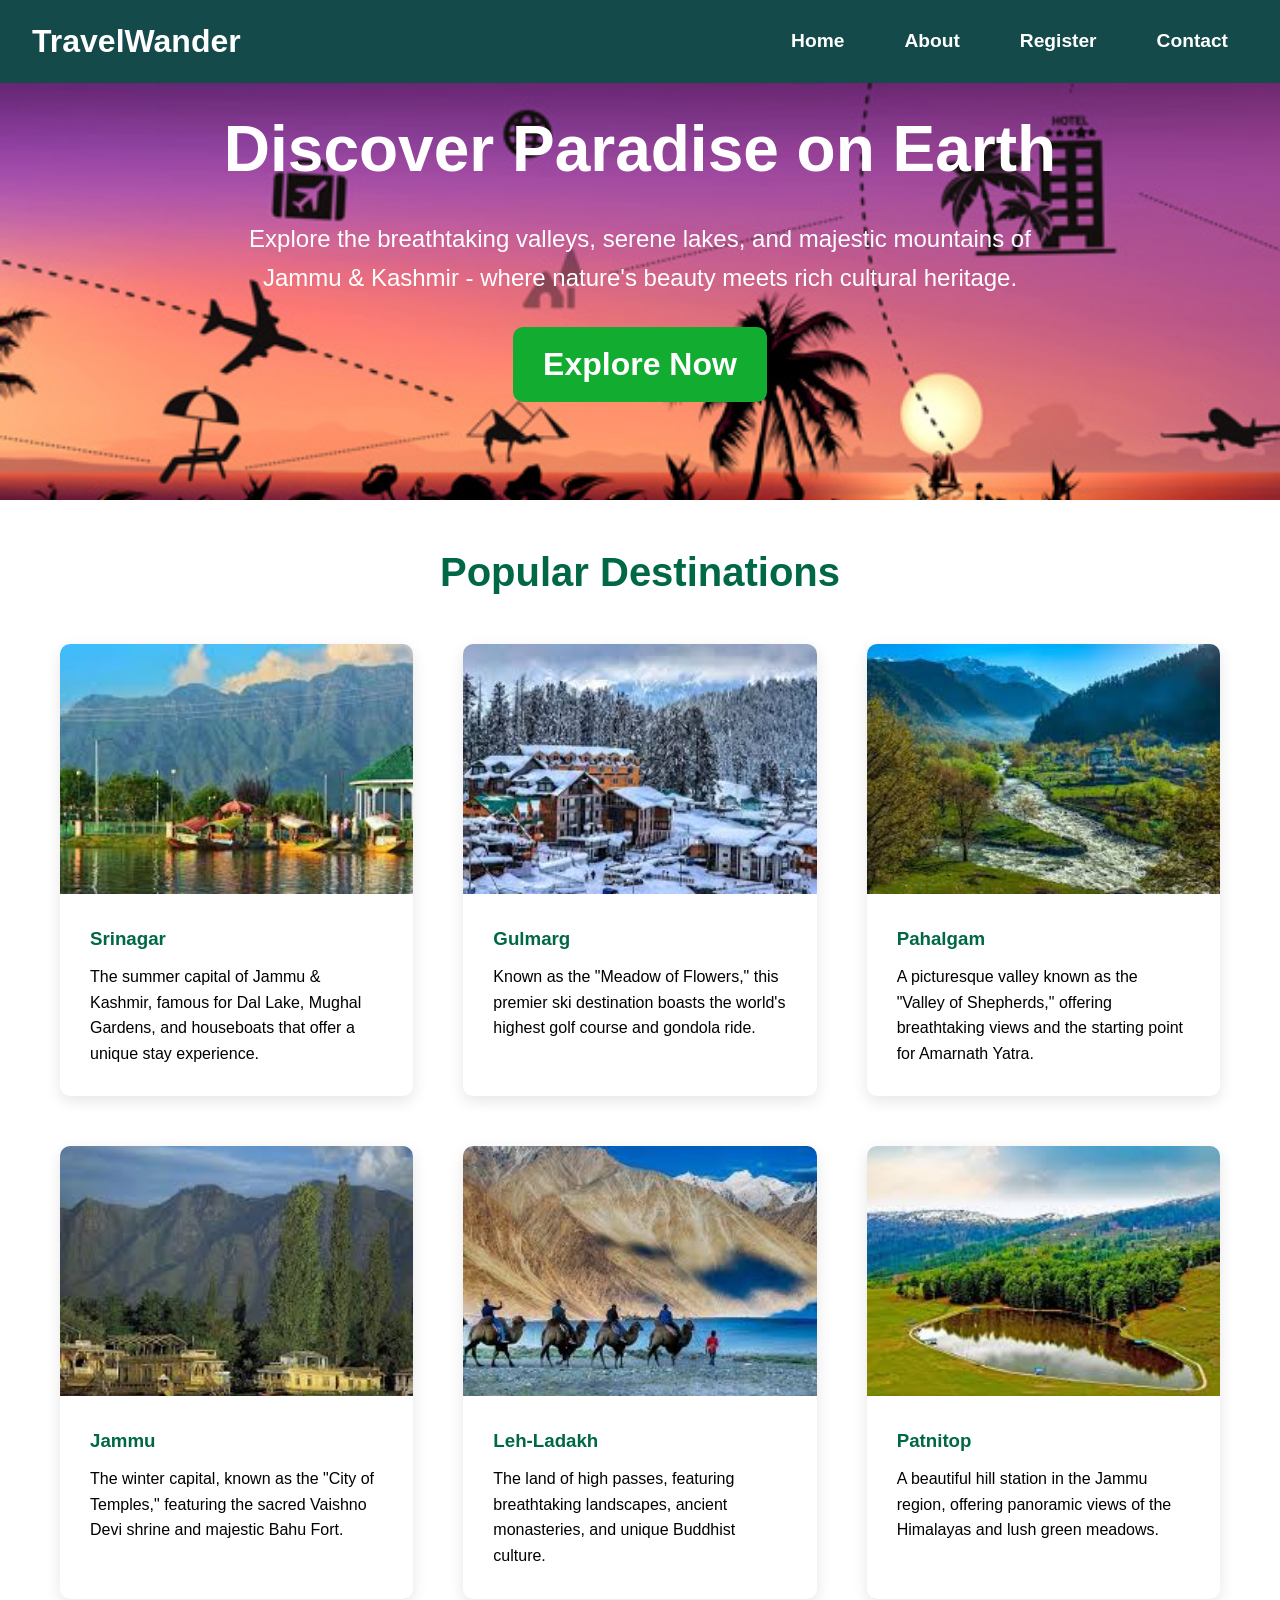
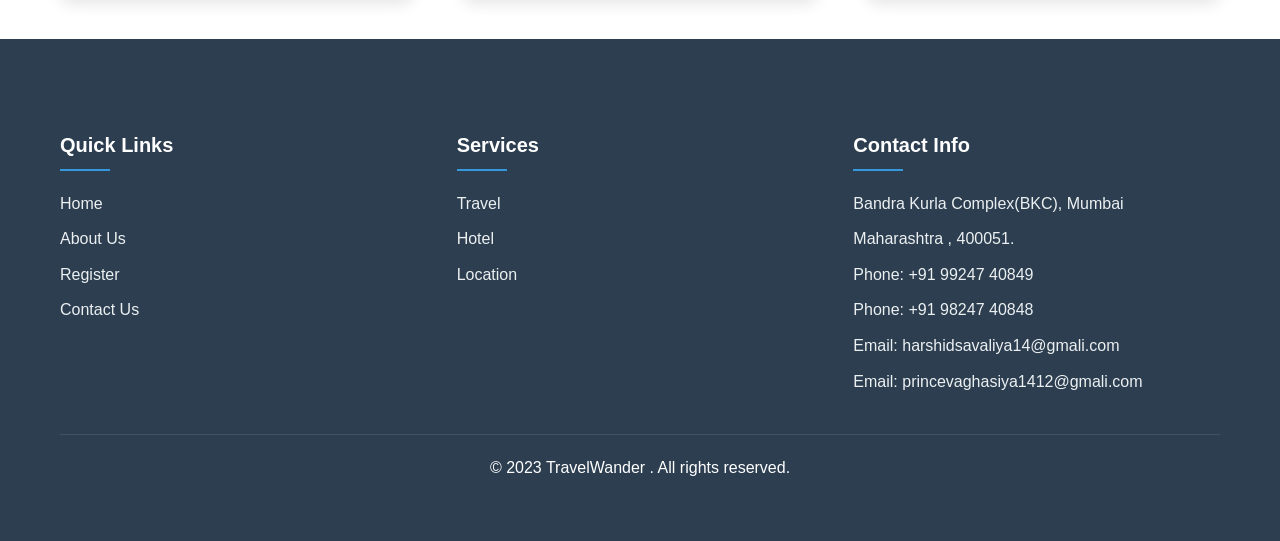
<file: jammu_kashmir.html>
<!DOCTYPE html>
<html lang="en">

<head>
    <meta charset="UTF-8">
    <meta name="viewport" content="width=device-width, initial-scale=1.0">
    <title>Jammu & Kashmir Tourism - Explore the Land of Legends</title>
    <link rel="stylesheet" href="index.css">
    <link rel="stylesheet" href="location_page.css">
</head>

<body>


    <nav class="navbar">
        <div class="logo">TravelWander</div>
        <input type="checkbox" id="menu-toggle" class="menu-toggle">
        <label for="menu-toggle" class="hamburger">&#9776;</label>
        <ul class="nav-links">
            <li><a href="index.html">Home</a></li>
            <li><a href="about_page.html">About</a></li>
            <li><a href="register_page.html">Register</a></li>
            <li><a href="contact_page.html">Contact</a></li>
        </ul>
    </nav>

    <section class="hero" id="home">
        <h1>Discover Paradise on Earth</h1>
        <p>Explore the breathtaking valleys, serene lakes, and majestic mountains of Jammu & Kashmir - where nature's
            beauty meets rich cultural heritage.</p>
        <a href="#destinations" class="btn">Explore Now</a>
    </section>

    <section class="container" id="destinations">
        <h2 class="section-title">Popular Destinations</h2>
        <div class="destinations">
            <div class="destination-card">
                <div class="destination-img">
                    <img src="jammu_kashmir_p1.jpeg" alt="Srinagar">
                </div>
                <div class="destination-info">
                    <h3>Srinagar</h3>
                    <p>The summer capital of Jammu & Kashmir, famous for Dal Lake, Mughal Gardens, and houseboats that
                        offer a unique stay experience.</p>
                </div>
            </div>

            <div class="destination-card">
                <div class="destination-img">
                    <img src="jammu_kashmir_p2.jpeg" alt="Gulmarg">
                </div>
                <div class="destination-info">
                    <h3>Gulmarg</h3>
                    <p>Known as the "Meadow of Flowers," this premier ski destination boasts the world's highest golf
                        course and gondola ride.</p>
                </div>
            </div>

            <div class="destination-card">
                <div class="destination-img">
                    <img src="jammu_kashmir_p3.jpeg" alt="pahalgam">
                </div>
                <div class="destination-info">
                    <h3>Pahalgam</h3>
                    <p>A picturesque valley known as the "Valley of Shepherds," offering breathtaking views and the
                        starting point for Amarnath Yatra.</p>
                </div>
            </div>

            <div class="destination-card">
                <div class="destination-img">
                    <img src="jammu_kashmir_p4.jpeg" alt="Jammu">
                </div>
                <div class="destination-info">
                    <h3>Jammu</h3>
                    <p>The winter capital, known as the "City of Temples," featuring the sacred Vaishno Devi shrine and
                        majestic Bahu Fort.</p>
                </div>
            </div>

            <div class="destination-card">
                <div class="destination-img">
                    <img src="jammu_kashmir_p5.jpeg" alt="Leh-Ladakh">
                </div>
                <div class="destination-info">
                    <h3>Leh-Ladakh</h3>
                    <p>The land of high passes, featuring breathtaking landscapes, ancient monasteries, and unique
                        Buddhist culture.</p>
                </div>
            </div>

            <div class="destination-card">
                <div class="destination-img">
                    <img src="jammu_kashmir_p6.jpeg" alt="patnitop">
                </div>
                <div class="destination-info">
                    <h3>Patnitop</h3>
                    <p>A beautiful hill station in the Jammu region, offering panoramic views of the Himalayas and lush
                        green meadows.</p>
                </div>
            </div>
        </div>
    </section>    
    
    <footer>
        <div class="container">
            <div class="footer-content">
                <div class="footer-column">
                    <h3>Quick Links</h3>
                    <a href="index.html">Home</a>
                    <a href="about_page.html">About Us</a>
                    <a href="register_page.html">Register</a>
                    <a href="contact_page.html">Contact Us</a>
                </div>
                <div class="footer-column">
                    <h3>Services</h3>
                    <a href="vehicle_booking.html">Travel</a>
                    <a href="hotel.html">Hotel</a>
                    <a href="#location-section">Location</a>
                </div>
                <div class="footer-column">
                    <h3>Contact Info</h3>
                    <p>Bandra Kurla Complex(BKC), Mumbai</p>
                    <p>Maharashtra , 400051.</p>
                    <p>Phone: +91 99247 40849</p>
                    <p>Phone: +91 98247 40848</p>
                    <p>Email: harshidsavaliya14@gmali.com</p>
                    <p>Email: princevaghasiya1412@gmali.com</p>
                </div>
            </div>
            <div class="copyright">
                <p>&copy; 2023 TravelWander . All rights reserved.</p>
            </div>
        </div>
    </footer>
</body>

</html>
</file>
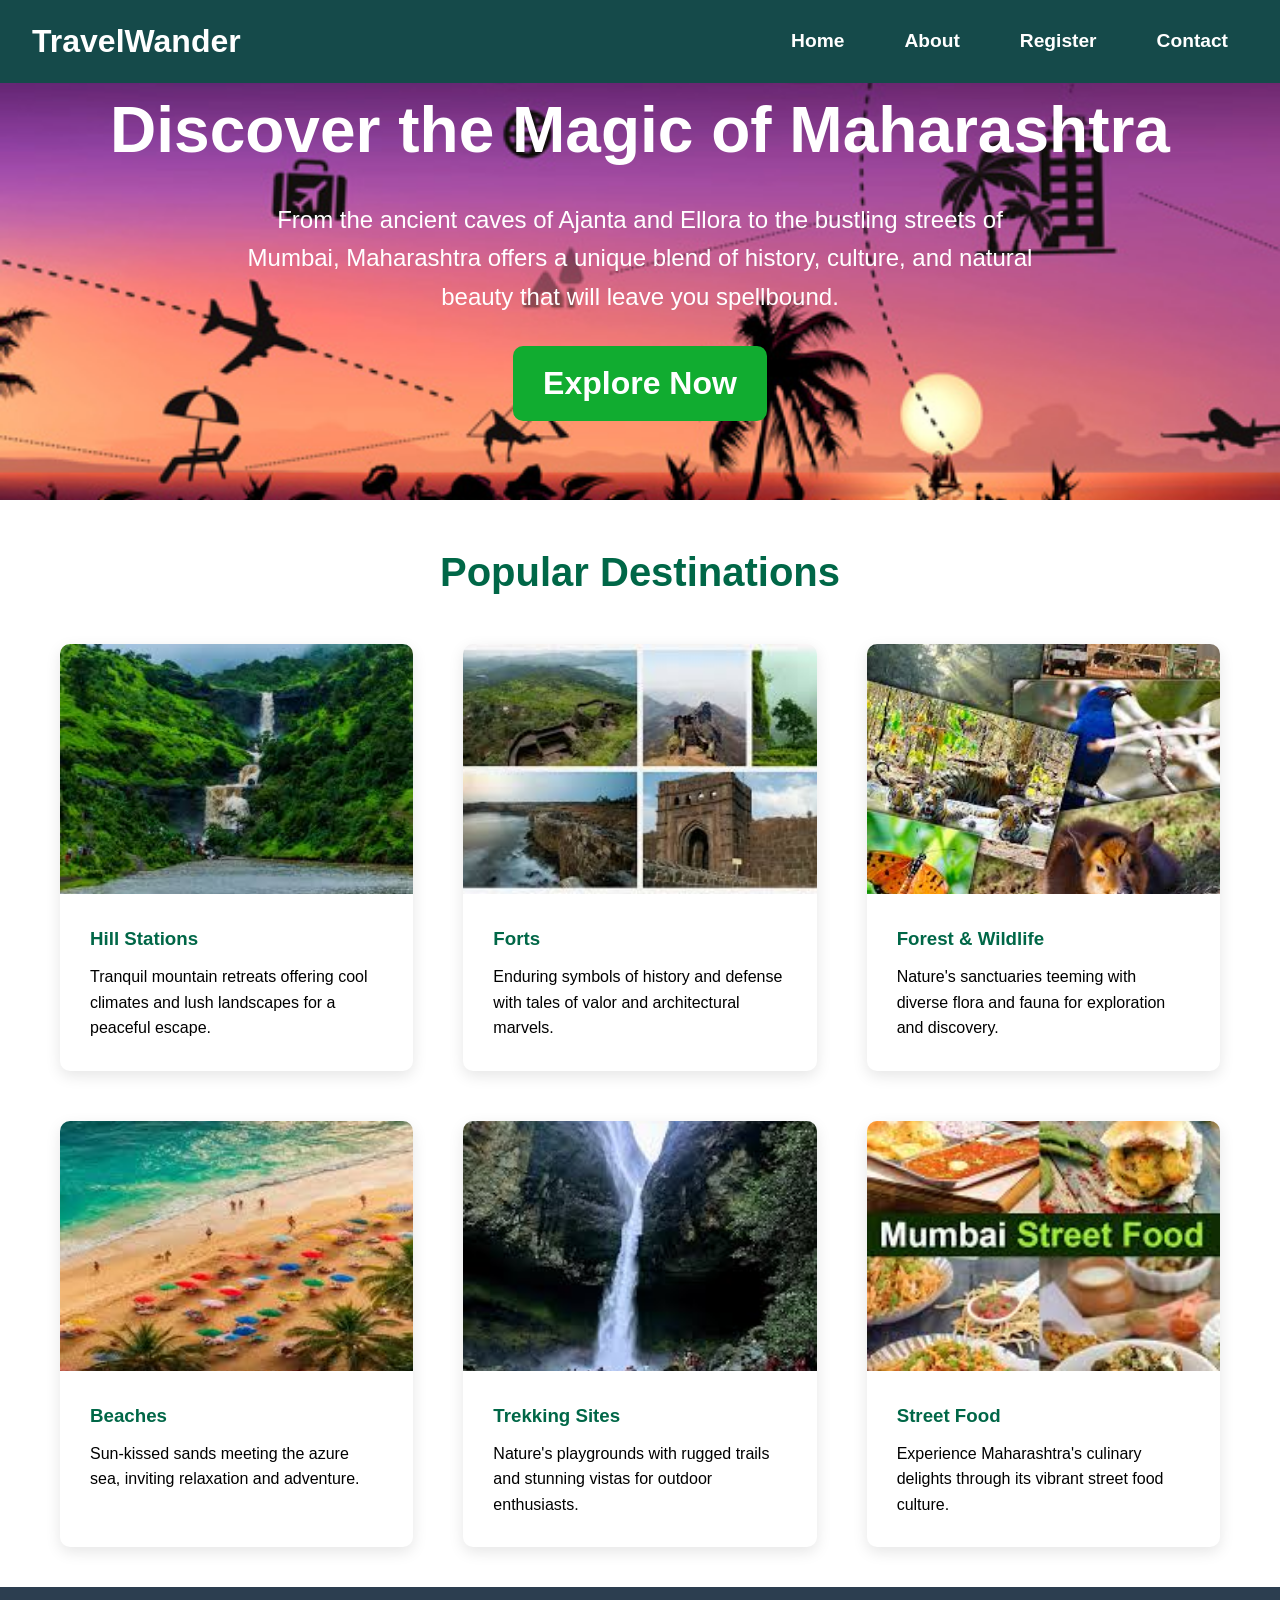
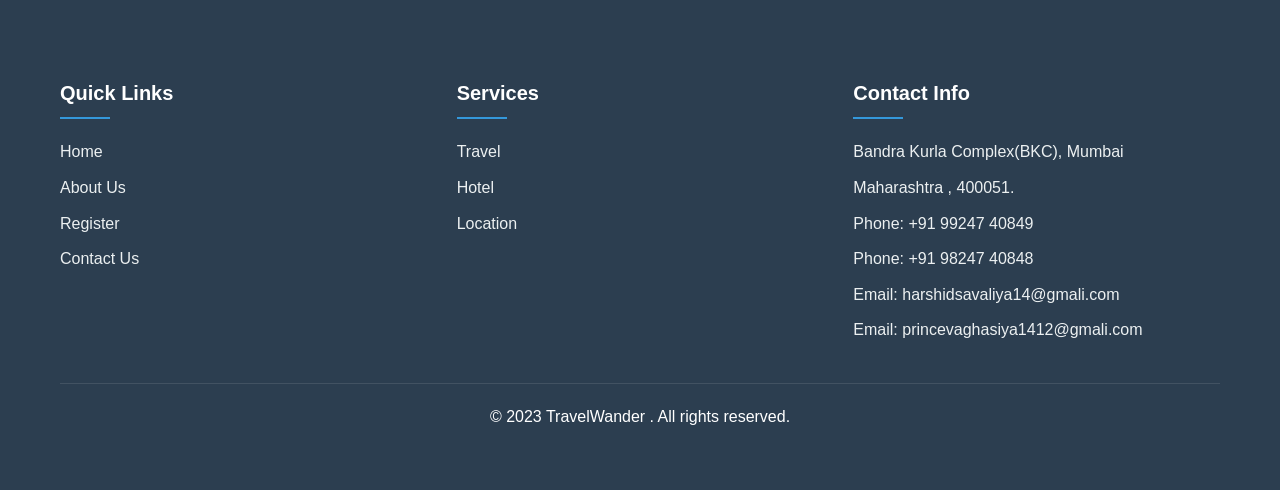
<file: maharashtra.html>
<!DOCTYPE html>
<html lang="en">

<head>
    <meta charset="UTF-8">
    <meta name="viewport" content="width=device-width, initial-scale=1.0">
    <title>Maharashtra Tourism - Explore the Land of Legends</title>
    <link rel="stylesheet" href="index.css">
    <link rel="stylesheet" href="location_page.css">
</head>

<body>


    <nav class="navbar">
        <div class="logo">TravelWander</div>
        <input type="checkbox" id="menu-toggle" class="menu-toggle">
        <label for="menu-toggle" class="hamburger">&#9776;</label>
        <ul class="nav-links">
            <li><a href="index.html">Home</a></li>
            <li><a href="about_page.html">About</a></li>
            <li><a href="register_page.html">Register</a></li>
            <li><a href="contact_page.html">Contact</a></li>
        </ul>
    </nav>

    <section class="hero" id="home">
        <h1>Discover the Magic of Maharashtra</h1>
        <p>From the ancient caves of Ajanta and Ellora to the bustling streets of Mumbai, Maharashtra offers a unique
            blend of history, culture, and natural beauty that will leave you spellbound.</p>
        <a href="#destinations" class="btn">Explore Now</a>
    </section>

   
    <section class="container" id="destinations">
        <h2 class="section-title">Popular Destinations</h2>
        <div class="destinations">
            <div class="destination-card">
                <div class="destination-img">
                    <img src="maharashtra_p1.jpeg" alt="Hill station">
                </div>
                <div class="destination-info">
                    <h3>Hill Stations</h3>
                    <p>Tranquil mountain retreats offering cool climates and lush landscapes for a peaceful escape.</p>
                </div>
            </div>

            <div class="destination-card">
                <div class="destination-img">
                    <img src="maharashtra_p2.jpeg" alt="Forts">
                </div>
                <div class="destination-info">
                    <h3>Forts</h3>
                    <p>Enduring symbols of history and defense with tales of valor and architectural marvels.</p>
                </div>
            </div>

            <div class="destination-card">
                <div class="destination-img">
                    <img src="maharashtra_p3.jpeg" alt="Forest & Wildlife">
                </div>
                <div class="destination-info">
                    <h3>Forest & Wildlife</h3>
                    <p>Nature's sanctuaries teeming with diverse flora and fauna for exploration and discovery.</p>
                </div>
            </div>

            <div class="destination-card">
                <div class="destination-img">
                    <img src="maharashtra_p4.jpeg" alt="Beaches">
                </div>
                <div class="destination-info">
                    <h3>Beaches</h3>
                    <p>Sun-kissed sands meeting the azure sea, inviting relaxation and adventure.</p>
                </div>
            </div>

            <div class="destination-card">
                <div class="destination-img">
                    <img src="maharashtra_p5.jpeg" alt="Trekking Sites">
                </div>
                <div class="destination-info">
                    <h3>Trekking Sites</h3>
                    <p>Nature's playgrounds with rugged trails and stunning vistas for outdoor enthusiasts.</p>
                </div>
            </div>

            <div class="destination-card">
                <div class="destination-img">
                    <img src="maharashtra_p6.jpeg" alt="Street Foods">
                </div>
                <div class="destination-info">
                    <h3>Street Food</h3>
                    <p>Experience Maharashtra's culinary delights through its vibrant street food culture.</p>
                </div>
            </div>
        </div>
    </section>

    <footer>
        <div class="container">
            <div class="footer-content">
                <div class="footer-column">
                    <h3>Quick Links</h3>
                    <a href="index.html">Home</a>
                    <a href="about_page.html">About Us</a>
                    <a href="register_page.html">Register</a>
                    <a href="contact_page.html">Contact Us</a>
                </div>
                <div class="footer-column">
                    <h3>Services</h3>
                    <a href="vehicle_booking.html">Travel</a>
                    <a href="hotel.html">Hotel</a>
                    <a href="#location-section">Location</a>
                </div>
                <div class="footer-column">
                    <h3>Contact Info</h3>
                    <p>Bandra Kurla Complex(BKC), Mumbai</p>
                    <p>Maharashtra , 400051.</p>
                    <p>Phone: +91 99247 40849</p>
                    <p>Phone: +91 98247 40848</p>
                    <p>Email: harshidsavaliya14@gmali.com</p>
                    <p>Email: princevaghasiya1412@gmali.com</p>
                </div>
            </div>
            <div class="copyright">
                <p>&copy; 2023 TravelWander . All rights reserved.</p>
            </div>
        </div>
    </footer>
</body>

</html>
</file>
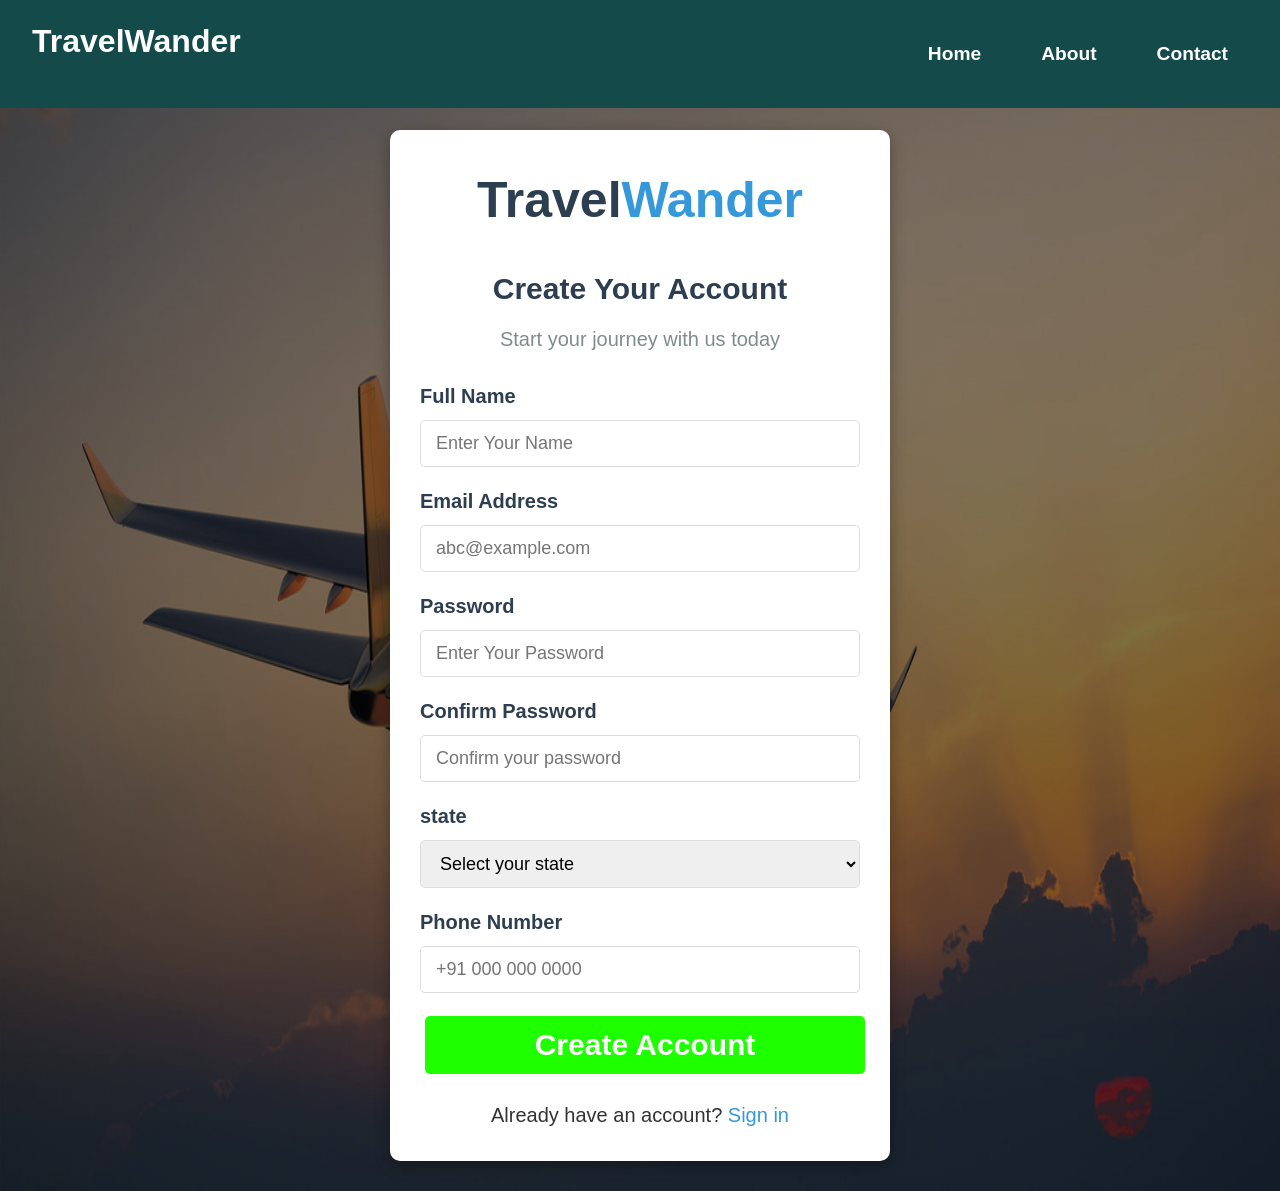
<file: register_page.html>
<!DOCTYPE html>
<html lang="en">

<head>
  <meta charset="UTF-8">
  <meta name="viewport" content="width=device-width, initial-scale=1.0">
  <title>ExploreWorld - Register</title>
  <link rel="stylesheet" href="index.css">
  <link rel="stylesheet" href="register_page.css">
</head>

<body>
  <!-- Navigation Bar -->
  <nav class="navbar">
    <div class="logo">TravelWander</div>
    <input type="checkbox" id="menu-toggle" class="menu-toggle">
    <label for="menu-toggle" class="hamburger">&#9776;</label>
    <ul class="nav-links">
           <li><a href="index.html">Home</a></li>
            <li><a href="about_page.html">About</a></li>
            <li><a href="contact_page.html">Contact</a></li>
    </ul>
  </nav>
  <div class="overlay">
    <div class="registration-container">
      <div class="logo">
        <h1>Travel<span>Wander</span></h1>
      </div>

      <div class="form-header">
        <h2>Create Your Account</h2>
        <p>Start your journey with us today</p>
      </div>

      <form action="index.html" method="GET">
        <div class="form-group">
          <label for="fullname">Full Name</label>
          <input type="text" id="fullname" name="fullname" required placeholder="Enter Your Name">
        </div>

        <div class="form-group">
          <label for="email">Email Address</label>
          <input type="email" id="email" name="email" required placeholder="abc@example.com">
        </div>

        <div class="form-group">
          <label for="password">Password</label>
          <input type="password" id="password" name="password" required placeholder="Enter Your Password">
        </div>

        <div class="form-group">
          <label for="confirm-password">Confirm Password</label>
          <input type="password" id="confirm-password" name="confirm-password" required
            placeholder="Confirm your password">
        </div>

        <div class="form-group">
          <label for="state">state</label>
          <select id="state" name="state" required>
            <option value="" disabled selected>Select your state</option>
            <option value="Gj">Gujrat</option>
            <option value="Mum">Mumbai</option>
            <option value="Rj">Rajsthan</option>
            <option value="Klk">Kolkata</option>
            <option value="Che">Chennai</option>
            <option value="Bn">Banglore</option>
            <option value="Pb">Punjab</option>
            <!-- Add more countries as needed -->
          </select>
        </div>

        <div class="form-group">
          <label for="phone">Phone Number</label>
          <input type="tel" id="phone" name="phone" placeholder="+91 000 000 0000">
        </div>
            <button type="submit" class="btn-register">Create Account</button>
      </form>

      <div class="login-link">
        Already have an account? <a href="#">Sign in</a>
      </div>
    </div>
  </div>
</body>

</html>
</file>
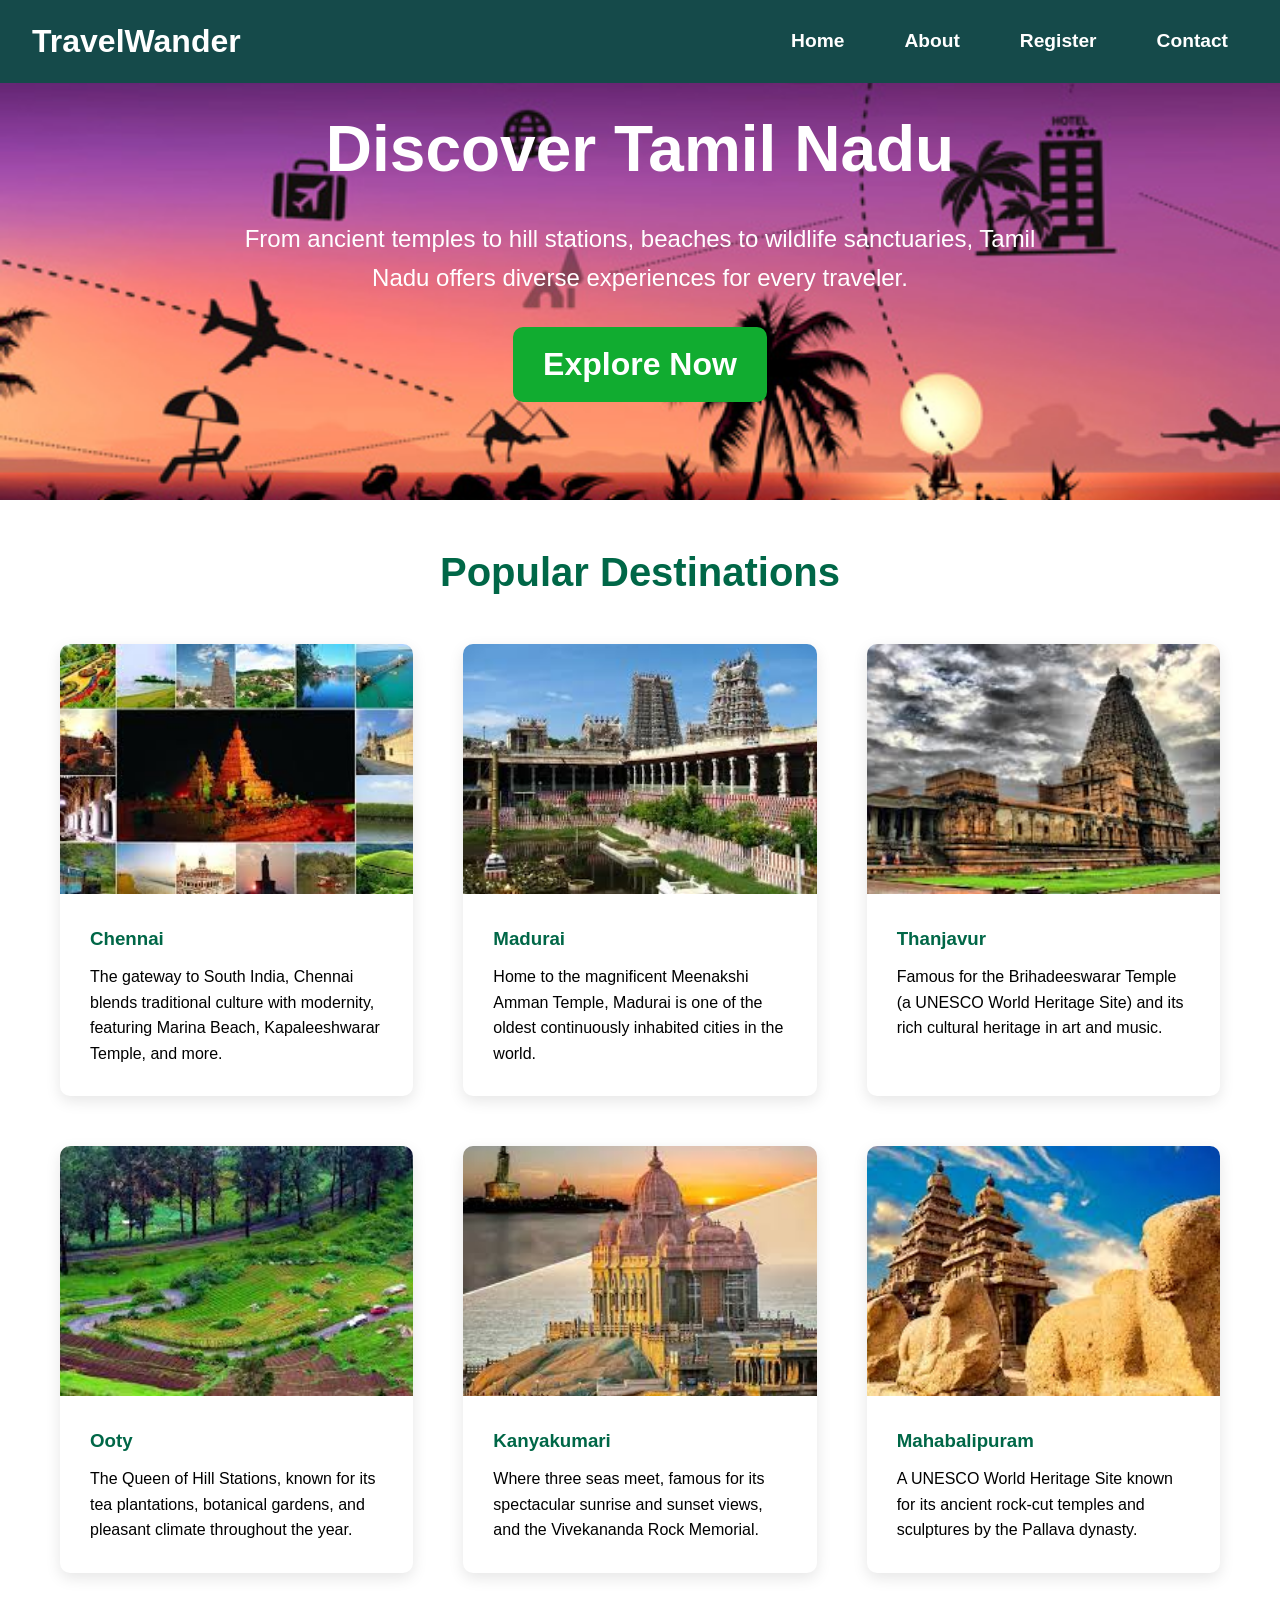
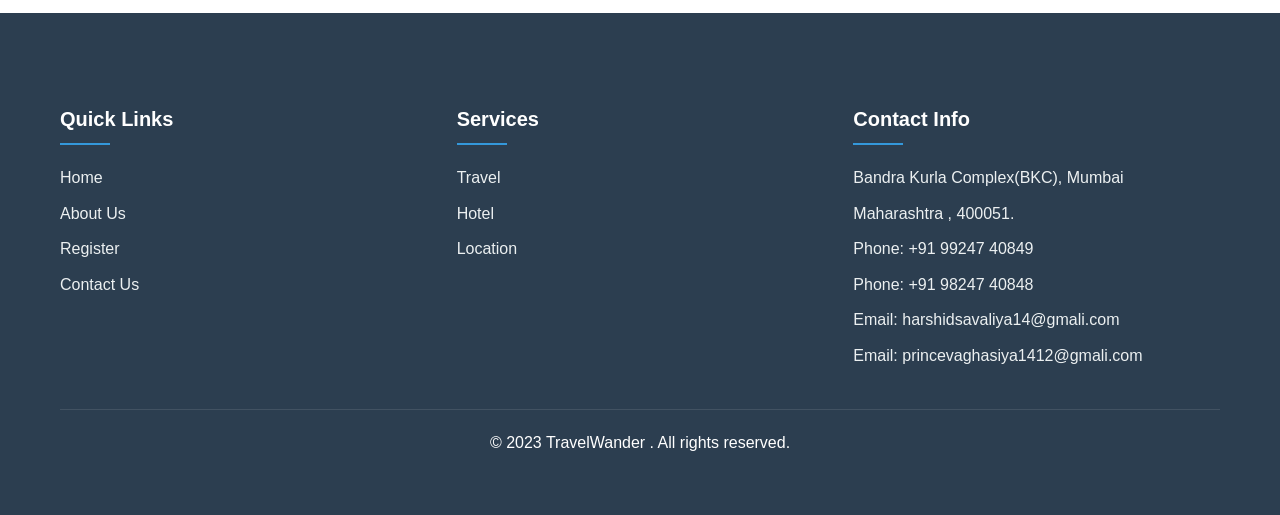
<file: tamilnadu.html>
<!DOCTYPE html>
<html lang="en">

<head>
    <meta charset="UTF-8">
    <meta name="viewport" content="width=device-width, initial-scale=1.0">
    <title>Tamilnadu Tourism - Explore the Land of Legends</title>
    <link rel="stylesheet" href="index.css">
    <link rel="stylesheet" href="location_page.css">
</head>

<body>


    <nav class="navbar">
        <div class="logo">TravelWander</div>
        <input type="checkbox" id="menu-toggle" class="menu-toggle">
        <label for="menu-toggle" class="hamburger">&#9776;</label>
        <ul class="nav-links">
            <li><a href="index.html">Home</a></li>
            <li><a href="about_page.html">About</a></li>
            <li><a href="register_page.html">Register</a></li>
            <li><a href="contact_page.html">Contact</a></li>
        </ul>
    </nav>

    <section class="hero" id="home">

        <h1>Discover Tamil Nadu</h1>
        <p>From ancient temples to hill stations, beaches to wildlife sanctuaries, Tamil Nadu offers diverse experiences
            for every traveler.</p>
        <a href="#destinations" class="btn">Explore Now</a>
    </section>

    <section class="container" id="destinations">
        <h2 class="section-title">Popular Destinations</h2>
        <div class="destinations">
            <div class="destination-card">
                <div class="destination-img">
                    <img src="tamilnadu_p1.jpeg" alt="Chennai">
                </div>
                <div class="destination-info">
                    <h3>Chennai</h3>
                    <p>The gateway to South India, Chennai blends traditional culture with modernity, featuring Marina
                        Beach, Kapaleeshwarar Temple, and more.</p>
                </div>
            </div>

            <div class="destination-card">
                <div class="destination-img">
                    <img src="tamilnadu_p2.jpeg" alt="madurai">
                </div>
                <div class="destination-info">
                    <h3>Madurai</h3>
                    <p>Home to the magnificent Meenakshi Amman Temple, Madurai is one of the oldest continuously
                        inhabited cities in the world.</p>
                </div>
            </div>

            <div class="destination-card">
                <div class="destination-img">
                    <img src="tamilnadu_p3.jpeg" alt="Thanjavur">
                </div>
                <div class="destination-info">
                    <h3>Thanjavur</h3>
                    <p>Famous for the Brihadeeswarar Temple (a UNESCO World Heritage Site) and its rich cultural
                        heritage in art and music.</p>
                </div>
            </div>

            <div class="destination-card">
                <div class="destination-img">
                    <img src="tamilnadu_p4.jpeg" alt="Ooty">
                </div>
                <div class="destination-info">
                    <h3>Ooty</h3>
                    <p>The Queen of Hill Stations, known for its tea plantations, botanical gardens, and pleasant
                        climate throughout the year.</p>
                </div>
            </div>

            <div class="destination-card">
                <div class="destination-img">
                    <img src="tamilnadu_p5.jpeg" alt="Kanyakumari">
                </div>
                <div class="destination-info">
                    <h3>Kanyakumari</h3>
                    <p>Where three seas meet, famous for its spectacular sunrise and sunset views, and the Vivekananda
                        Rock Memorial.</p>
                </div>
            </div>

            <div class="destination-card">
                <div class="destination-img">
                    <img src="tamilnadu_p6.jpeg" alt="mahabalipuram">
                </div>
                <div class="destination-info">
                    <h3>Mahabalipuram</h3>
                    <p>A UNESCO World Heritage Site known for its ancient rock-cut temples and sculptures by the Pallava
                        dynasty.</p>
                </div>
            </div>
        </div>
    </section>
    
    <footer>
        <div class="container">
            <div class="footer-content">
                <div class="footer-column">
                    <h3>Quick Links</h3>
                    <a href="index.html">Home</a>
                    <a href="about_page.html">About Us</a>
                    <a href="register_page.html">Register</a>
                    <a href="contact_page.html">Contact Us</a>
                </div>
                <div class="footer-column">
                    <h3>Services</h3>
                    <a href="vehicle_booking.html">Travel</a>
                    <a href="hotel.html">Hotel</a>
                    <a href="#location-section">Location</a>
                </div>
                <div class="footer-column">
                    <h3>Contact Info</h3>
                    <p>Bandra Kurla Complex(BKC), Mumbai</p>
                    <p>Maharashtra , 400051.</p>
                    <p>Phone: +91 99247 40849</p>
                    <p>Phone: +91 98247 40848</p>
                    <p>Email: harshidsavaliya14@gmali.com</p>
                    <p>Email: princevaghasiya1412@gmali.com</p>
                </div>
            </div>
            <div class="copyright">
                <p>&copy; 2023 TravelWander . All rights reserved.</p>
            </div>
        </div>
    </footer>
</body>

</html>
</file>
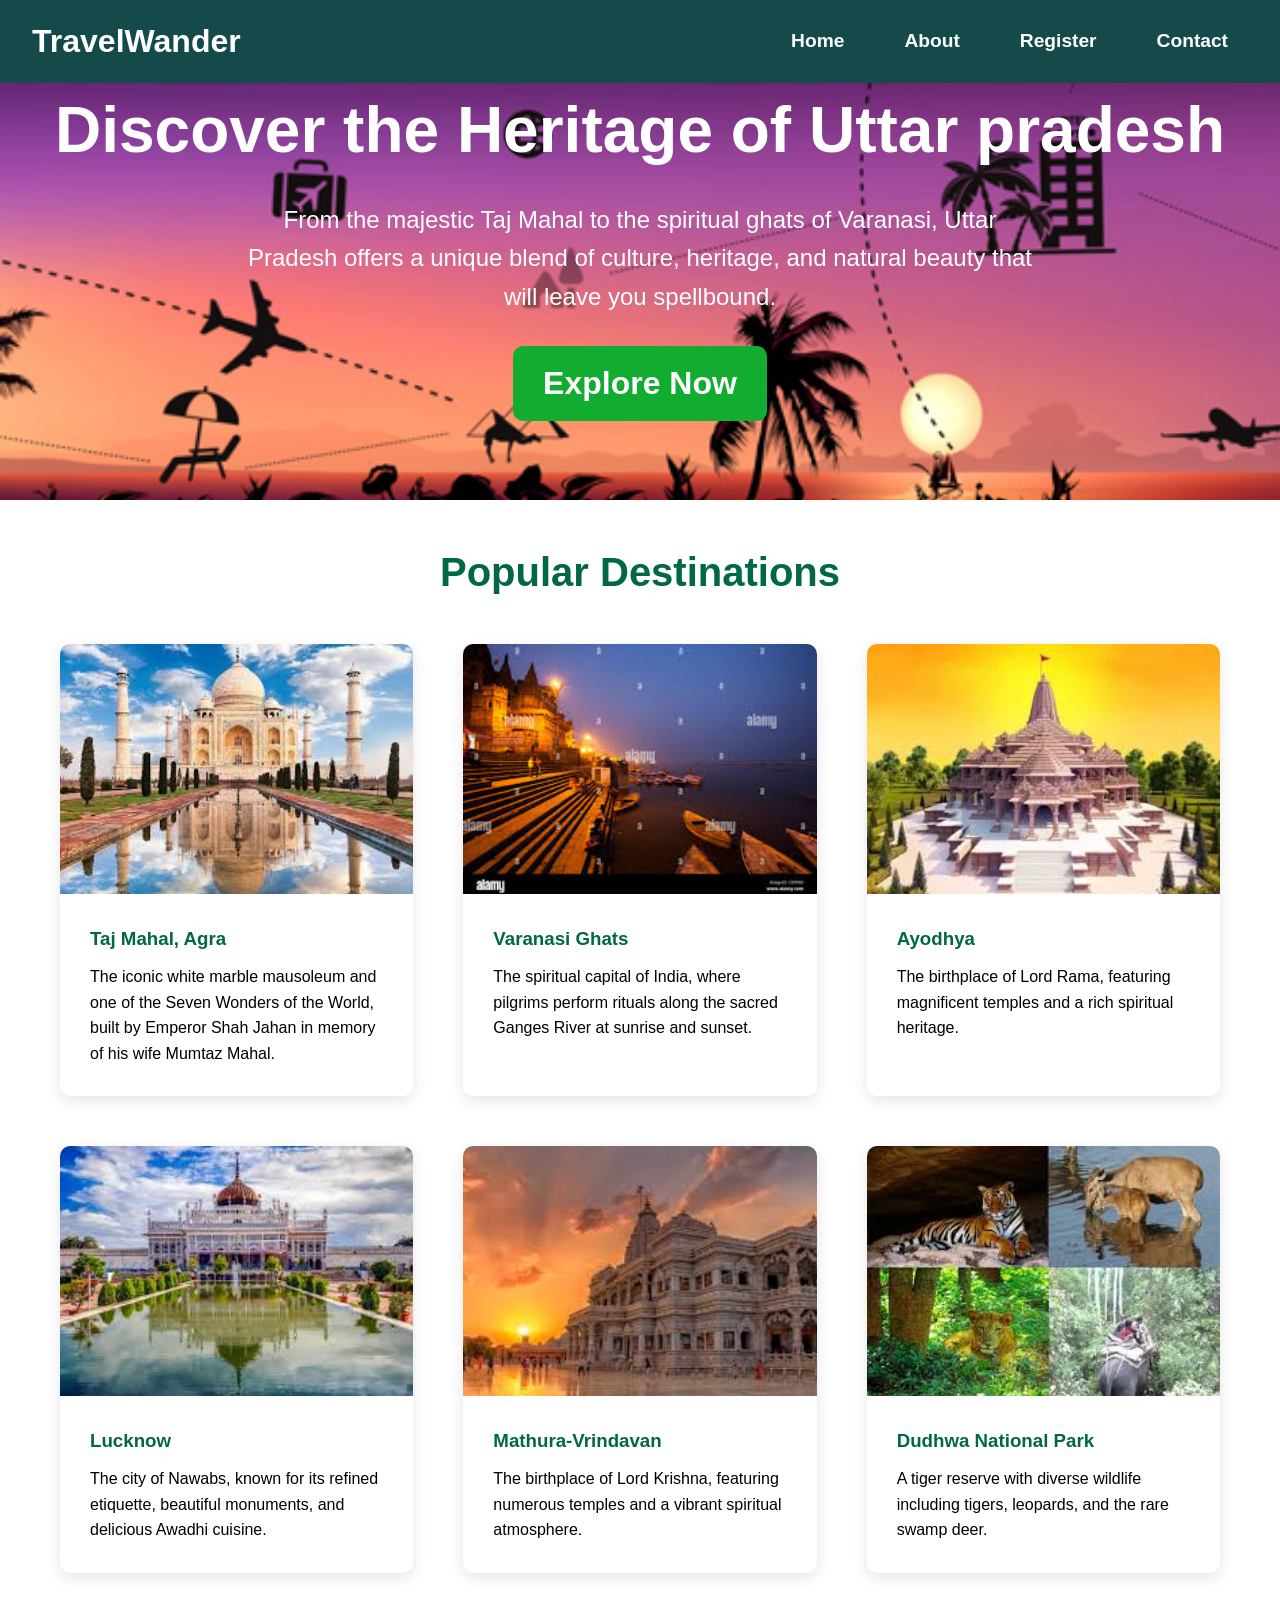
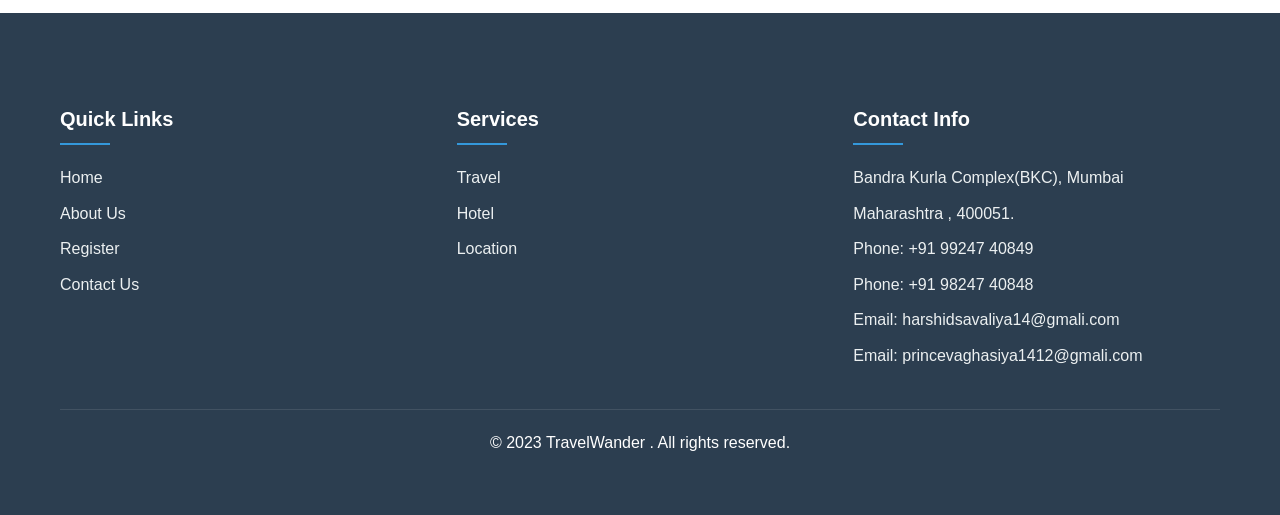
<file: uttar_pradesh.html>
<!DOCTYPE html>
<html lang="en">

<head>
    <meta charset="UTF-8">
    <meta name="viewport" content="width=device-width, initial-scale=1.0">
    <title>Uttar pradesh Tourism - Explore the Land of Legends</title>
    <link rel="stylesheet" href="index.css">
    <link rel="stylesheet" href="location_page.css">
</head>

<body>
    <nav class="navbar">
        <div class="logo">TravelWander</div>
        <input type="checkbox" id="menu-toggle" class="menu-toggle">
        <label for="menu-toggle" class="hamburger">&#9776;</label>
        <ul class="nav-links">
            <li><a href="index.html">Home</a></li>
            <li><a href="about_page.html">About</a></li>
            <li><a href="register_page.html">Register</a></li>
            <li><a href="contact_page.html">Contact</a></li>
        </ul>
    </nav>

    <section class="hero" id="home">
        <h1>Discover the Heritage of Uttar pradesh</h1>
        <p>From the majestic Taj Mahal to the spiritual ghats of Varanasi, Uttar Pradesh offers a unique blend of
            culture, heritage, and natural beauty that will leave you spellbound.</p>
        <a href="#destinations" class="btn">Explore Now</a>
    </section>

    <section class="container" id="destinations">
        <h2 class="section-title">Popular Destinations</h2>
        <div class="destinations">
            <div class="destination-card">
                <div class="destination-img">
                    <img src="uttar_pradesh_p1.jpeg" alt="Taj mahal">
                </div>
                <div class="destination-info">
                    <h3>Taj Mahal, Agra</h3>
                    <p>The iconic white marble mausoleum and one of the Seven Wonders of the World, built by Emperor
                        Shah Jahan in memory of his wife Mumtaz Mahal.</p>
                </div>
            </div>

            <div class="destination-card">
                <div class="destination-img">
                    <img src="uttar_pradesh_p2.jpeg" alt="Varanasi">
                </div>
                <div class="destination-info">
                    <h3>Varanasi Ghats</h3>
                    <p>The spiritual capital of India, where pilgrims perform rituals along the sacred Ganges River at
                        sunrise and sunset.</p>
                </div>
            </div>

            <div class="destination-card">
                <div class="destination-img">
                    <img src="uttar_pradesh_p3.jpeg" alt="Ayodhya">
                </div>
                <div class="destination-info">
                    <h3>Ayodhya</h3>
                    <p>The birthplace of Lord Rama, featuring magnificent temples and a rich spiritual heritage.</p>
                </div>
            </div>

            <div class="destination-card">
                <div class="destination-img">
                    <img src="uttar_pradesh_p4.jpeg" alt="lakhnau">
                </div>
                <div class="destination-info">
                    <h3>Lucknow</h3>
                    <p>The city of Nawabs, known for its refined etiquette, beautiful monuments, and delicious Awadhi
                        cuisine.</p>
                </div>
            </div>

            <div class="destination-card">
                <div class="destination-img">
                    <img src="uttar_pradesh_p5.jpeg" alt="Mathura-Vrindavan">
                </div>
                <div class="destination-info">
                    <h3>Mathura-Vrindavan</h3>
                    <p>The birthplace of Lord Krishna, featuring numerous temples and a vibrant spiritual atmosphere.
                    </p>
                </div>
            </div>

            <div class="destination-card">
                <div class="destination-img">
                    <img src="uttar_pradesh_p6.jpeg" alt="dhudhva National Park">
                </div>
                <div class="destination-info">
                    <h3>Dudhwa National Park</h3>
                    <p>A tiger reserve with diverse wildlife including tigers, leopards, and the rare swamp deer.</p>
                </div>
            </div>
        </div>
    </section>
    
    <footer>
        <div class="container">
            <div class="footer-content">
                <div class="footer-column">
                    <h3>Quick Links</h3>
                    <a href="index.html">Home</a>
                    <a href="about_page.html">About Us</a>
                    <a href="register_page.html">Register</a>
                    <a href="contact_page.html">Contact Us</a>
                </div>
                <div class="footer-column">
                    <h3>Services</h3>
                    <a href="vehicle_booking.html">Travel</a>
                    <a href="hotel.html">Hotel</a>
                    <a href="#location-section">Location</a>
                </div>
                <div class="footer-column">
                    <h3>Contact Info</h3>
                    <p>Bandra Kurla Complex(BKC), Mumbai</p>
                    <p>Maharashtra , 400051.</p>
                    <p>Phone: +91 99247 40849</p>
                    <p>Phone: +91 98247 40848</p>
                    <p>Email: harshidsavaliya14@gmali.com</p>
                    <p>Email: princevaghasiya1412@gmali.com</p>
                </div>
            </div>
            <div class="copyright">
                <p>&copy; 2023 TravelWander . All rights reserved.</p>
            </div>
        </div>
    </footer>
</body>

</html>
</file>
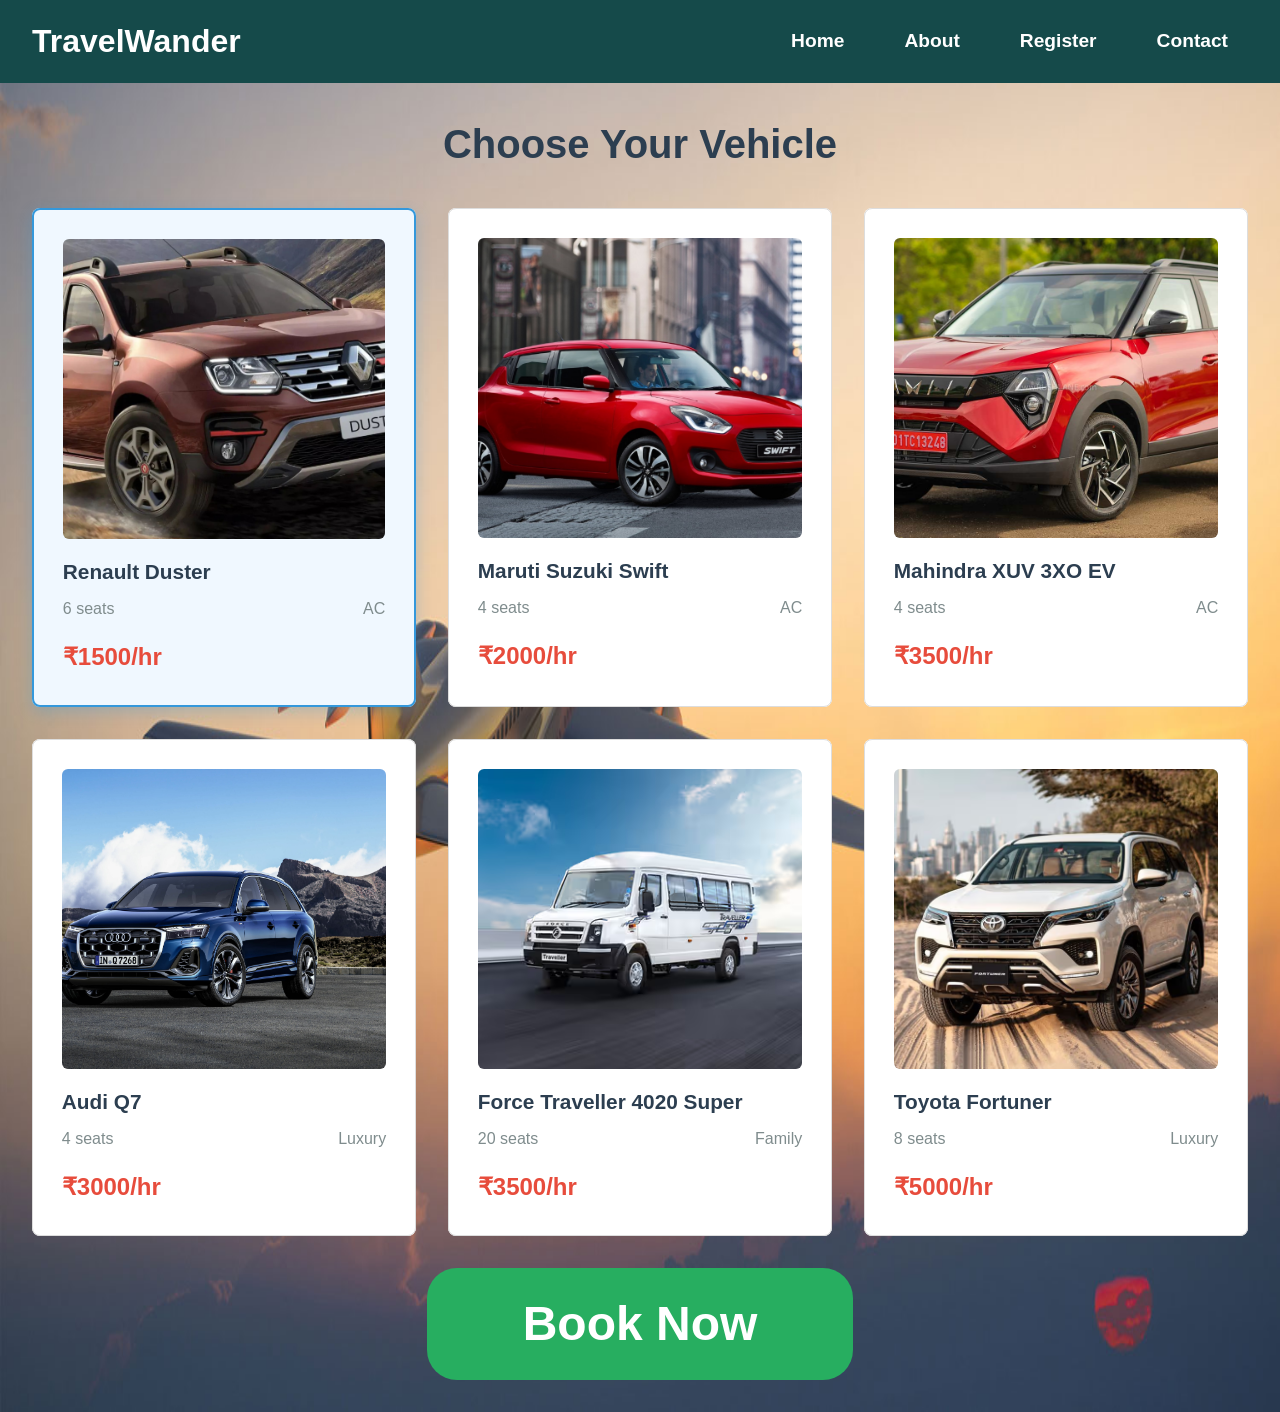
<file: vehicle_booking.html>
<!DOCTYPE html>
<html lang="en">

<head>
    <meta charset="UTF-8">
    <meta name="viewport" content="width=device-width, initial-scale=1.0">
    <title>Vehicle Booking | TravelWander</title>
    <link rel="stylesheet" href="index.css">
    <link rel="stylesheet" href="vehicle_booking.css">
</head>

<body>
    <!-- Navigation Bar -->
    <nav class="navbar">
        <div class="logo">TravelWander</div>
        <input type="checkbox" id="menu-toggle" class="menu-toggle">
        <label for="menu-toggle" class="hamburger">&#9776;</label>
        <ul class="nav-links">
            <li><a href="index.html">Home</a></li>
            <li><a href="about_page.html">About</a></li>
            <li><a href="register_page.html">Register</a></li>
            <li><a href="contact_page.html">Contact</a></li>
        </ul>
    </nav>

    <!-- Vehicle Selection -->
    <main class="vehicle-container">
        <form action="booking_page.html" class="vehicle-form" method="get">
            <h1 class="vehicle-title">Choose Your Vehicle</h1>

            <div class="vehicle-selection">
                <!-- Vehicle Option 1 -->
                <label class="vehicle-option">
                    <input type="radio" name="vehicle" value="economy" checked>
                    <div class="vehicle-card">
                        <img src="v1.jpg" alt="Renault Duster" class="vehicle-image">
                        <div class="vehicle-info">
                            <h3 class="vehicle-name">Renault Duster</h3>
                            <div class="vehicle-details">
                                <span>6 seats</span>
                                <span>AC</span>
                            </div>
                            <div class="vehicle-price">₹1500/hr</div>
                        </div>
                    </div>
                </label>

                <!-- Vehicle Option 2 -->
                <label class="vehicle-option">
                    <input type="radio" name="vehicle" value="premium">
                    <div class="vehicle-card">
                        <img src="v2.jpg" alt="Maruti Suzuki Swift" class="vehicle-image">
                        <div class="vehicle-info">
                            <h3 class="vehicle-name"> Maruti Suzuki Swift</h3>
                            <div class="vehicle-details">
                                <span>4 seats</span>
                                <span>AC</span>
                            </div>
                            <div class="vehicle-price">₹2000/hr</div>
                        </div>
                    </div>
                </label>

                <!-- Vehicle Option 3 -->
                <label class="vehicle-option">
                    <input type="radio" name="vehicle" value="suv">
                    <div class="vehicle-card">
                        <img src="v3.jpg" alt=" Mahindra XUV 3XO EV," class="vehicle-image">
                        <div class="vehicle-info">
                            <h3 class="vehicle-name"> Mahindra XUV 3XO EV</h3>
                            <div class="vehicle-details">
                                <span>4 seats</span>
                                <span>AC</span>
                            </div>
                            <div class="vehicle-price">₹3500/hr</div>
                        </div>
                    </div>
                </label>

                <!-- Vehicle Option 4 -->
                <label class="vehicle-option">
                    <input type="radio" name="vehicle" value="Audi Q7">
                    <div class="vehicle-card">
                        <img src="v4.jpg" alt="Audi Q7" class="vehicle-image">
                        <div class="vehicle-info">
                            <h3 class="vehicle-name">Audi Q7</h3>
                            <div class="vehicle-details">
                                <span>4 seats</span>
                                <span>Luxury</span>
                            </div>
                            <div class="vehicle-price">₹3000/hr</div>
                        </div>
                    </div>
                </label>

                <!-- Vehicle Option 5 -->
                <label class="vehicle-option">
                    <input type="radio" name="vehicle" value="Force Traveller 4020 Super">
                    <div class="vehicle-card">
                        <img src="v5.avif" alt="Force Traveller 4020 Super" class="vehicle-image">
                        <div class="vehicle-info">
                            <h3 class="vehicle-name">Force Traveller 4020 Super</h3>
                            <div class="vehicle-details">
                                <span>20 seats</span>
                                <span>Family</span>
                            </div>
                            <div class="vehicle-price">₹3500/hr</div>
                        </div>
                    </div>
                </label>

                <!-- Vehicle Option 6 -->
                <label class="vehicle-option">
                    <input type="radio" name="vehicle" value="Toyota Fortuner">
                    <div class="vehicle-card">
                        <img src="v6.avif" alt="Toyota Fortuner" class="vehicle-image">
                        <div class="vehicle-info">
                            <h3 class="vehicle-name">Toyota Fortuner</h3>
                            <div class="vehicle-details">
                                <span>8 seats</span>
                                <span>Luxury</span>
                            </div>
                            <div class="vehicle-price">₹5000/hr</div>
                        </div>
                    </div>
                </label>
            </div>

            <div class="form-actions">
                <button type="submit" class="book-btn">Book Now</a>
            </div>

        </form>
    </main>
</body>

</html>
</file>
<file: index.css>
* {
    margin: 0;
    padding: 0;
    box-sizing: border-box;
}

body {
    font-family: Arial, sans-serif;
    line-height: 1.6;
}

/* Navbar Styles */
.navbar {
    display: flex;
    justify-content: space-between;
    align-items: center;
    background-color: rgb(21, 74, 74);
    padding: 1rem 2rem;
    width: 100%;
    position: fixed;
    top: 0;
    left: 0;
    z-index: 100;
}

.logo {
    color: #ffffff;
    font-size: 2rem;
    font-weight: 700;
}

/* Navigation Links */
.nav-links {
    list-style: none;
    display: flex;
}

.nav-links li {
    margin-left: 20px;
}

.nav-links a {
    color: #fff;
    text-decoration: none;
    font-size: 1.2rem;
    font-weight: bold;
    padding: 10px 20px;
    transition: background-color 0.3s ease;
}

.nav-links a:hover {
    border-radius: 10px;
    background-color: #fff;
    color: #000000;
}

/* Hamburger Menu */
.menu-toggle {
    display: none;
}

.hamburger {
    display: none;
    font-size: 1.8rem;
    color: #fff;
    cursor: pointer;
}

/* Responsive Styles for Mobile */
@media (max-width: 768px) {
    .hamburger {
        display: block;
    }

    .nav-links {
        position: absolute;
        top: 60px;
        right: 0;
        width: 100%;
        background-color: rgba(51, 51, 51, 0.9);
        flex-direction: column;
        align-items: center;
        transform: translateY(-100%);
        opacity: 0;
        pointer-events: none;
        transition: transform 0.4s ease-in-out, opacity 0.3s ease-in-out;
    }

    /* Show Nav Links When Checkbox is Checked */
    .menu-toggle:checked~.nav-links {
        transform: translateY(0);
        opacity: 1;
        pointer-events: auto;
    }

    .nav-links li {
        margin: 1.5rem 0;
    }
}

/* Image Title Section */
.image-title {
    width: 100%;
    height: 100vh;
    background-size: cover;
    background-position: center;
    background-image: url(background.jpg);
    display: flex;
    flex-direction: column;
    align-items: center;
    justify-content: center;
    color: #ffffff;
    text-align: center;
    padding: 0 20px;
}

.image-title h1 {
    font-size: 6vh;
    text-shadow: 2px 2px 4px rgba(0, 0, 0, 0.5);
    transition: ease 0.3s;
}

.image-title h1:hover {
    color: transparent;
    -webkit-text-stroke: 1px white;
}

.image-title p {
    font-size: 1.2em;
    font-weight: 700;
    margin: 20px;
    margin-bottom: 30px;
    color: #ffffff;
}

.button {
    text-decoration: none;
    font-family: sans-serif;
    font-size: 1.2rem;
    font-weight: 600;
    color: #ffffff;
    background-color: deeppink;
    margin-top: 20px;
    padding: 12px 40px;
    border-radius: 10px;
    transition: background-color 0.3s ease;
}

.button:hover {
    background-color: #ff1493;
}

/* Responsive Mobile Screens */
@media (max-width: 480px) {
    .image-title h1 {
        font-size: 4vh;
    }

    .image-title p {
        font-size: 1em;
    }

    .button {
        font-size: 1rem;
        padding: 10px 30px;
    }
}

/* Laptop  Screens */
@media (min-width: 769px) {
    .image-title h1 {
        font-size: 8vh;
    }

    .image-title p {
        font-size: 1.5em;
    }

    .button {
        font-size: 1.5rem;
        padding: 15px 50px;
    }
}

/*---- service-section ----*/
.service-scn {
    display: flex;
    justify-content: center;
    padding: 20px;
    box-sizing: border-box;
}

.box {
    height: 20rem;
    width: 25%;
    min-width: 250px;
    margin: 1.5%;
    border-radius: 15px;
    box-shadow: rgba(149, 157, 165, 0.2) 0px 8px 24px;
    background-color: rgb(255, 255, 255);
    text-align: center;
    text-decoration: none;
    font-weight: 700;
    font-size: 2.5rem;
    color: #000000;
    transition: all 0.1s ease;
    box-sizing: border-box;
}

.ss-img {
    padding: 20px;
    height: 70%;
    display: flex;
    align-items: center;
    justify-content: center;
}

.ss-img img {
    max-width: 100%;
    max-height: 100%;
    object-fit: contain;
}

/* Tablet View (2 items per row) */
@media (max-width: 1024px) {
    .service-scn {
        flex-wrap: wrap;
    }

    .box {
        width: 46%;
    }
}

/* Mobile View (1 item per row) */
@media (max-width: 600px) {
    .box {
        width: 90%;
        height: 18rem;
    }
}

.box:hover {
    border-radius: 15px;
    transform: translateX(4px);
    border: 1px solid transparent;
    box-shadow: rgba(0, 0, 0, 0.25) 0px 15px 25px, rgba(0, 0, 0, 0.2) 0px 5px 10px;
}

/* -- location section -- */
.location-section {
    color: #000;
    padding: 20px;
}

.location-section h1 {
    text-align: center;
    font-size: 3.5rem;
    margin-bottom: 30px;
}

.location-content {
    display: grid;
    grid-template-columns: repeat(5, minmax(250px, 1fr));
    gap: 20px;
    max-width: 100%;
    margin: 0 auto;
}

.location-box {
    height: 30rem;
    border-radius: 15px;
    box-shadow: rgba(149, 157, 165, 0.4) 0px 8px 24px;
    text-decoration: none;
    position: relative;
    overflow: hidden;
}

.location-box img {
    height: 100%;
    width: 100%;
    object-fit: cover;
    border-radius: 15px;
    transition: transform 0.3s ease;
}

.location-box>p {
    position: absolute;
    font-size: 2rem;
    color: rgb(255, 255, 255);
    font-weight: 700;
    left: 20px;
    bottom: 20px;
    text-shadow: 1px 1px 3px rgba(0, 0, 0, 0.8);
    margin: 0;
}

.location-box:hover {
    transform: translateY(-5px);
    box-shadow: rgba(0, 0, 0, 0.25) 0px 15px 25px, rgba(0, 0, 0, 0.2) 0px 5px 10px;
}

.location-box:hover img {
    transform: scale(1.05);
}

/* Tablet View */
@media (max-width: 1370px) {
    .location-content {
        grid-template-columns: repeat(4, 1fr);
    }
}
@media (max-width: 1024px) {
    .location-content {
        grid-template-columns: repeat(3, 1fr);
    }
}

@media (max-width: 900px) {
    .location-content {
        grid-template-columns: repeat(2, 1fr);
    }
}

/* Mobile View */
@media (max-width: 600px) {
    .location-content {
        grid-template-columns: 1fr;
    }

    .location-box {
        height: 20rem;
    }

    .location-section h1 {
        font-size: 2.5rem;
    }
}

footer {
    color: #ffffff;
    background-color: #2c3e50;
    padding: 50px 0 20px;
}

.footer-content {
    display: grid;
    grid-template-columns: repeat(3, 1fr);
    gap: 30px;
    margin-bottom: 30px;
    justify-self: center;
}

.footer-column h3 {
    font-size: 20px;
    margin-bottom: 20px;
    position: relative;
    padding-bottom: 10px;
}

.footer-column h3:after {
    color: #ffffff;
    content: '';
    position: absolute;
    bottom: 0;
    left: 0;
    width: 50px;
    height: 2px;
    background-color: #3498db;
}

.footer-column p,
.footer-column a {
    color: #ecf0f1;
    margin-bottom: 10px;
    display: block;
    text-decoration: none;
}

.footer-column a:hover {
    color: #3498db;
}

.copyright {
    text-align: center;
    padding-top: 20px;
    border-top: 1px solid rgba(255, 255, 255, 0.1);
}

@media (max-width: 600px) {
    .footer-content {
        grid-template-columns: repeat(1, 1fr);
    }
}
</file>
<file: about_page.css>
* {
    margin: 0;
    padding: 0;
    box-sizing: border-box;
    font-family: 'Segoe UI', Tahoma, Geneva, Verdana, sans-serif;
}

body {
    background-image: url(background.jpg);
    background-size: 100% 100%;
    color: #333;
    line-height: 1.6;
}

/* <!-- about-container --> */
.about-container {
    max-width: 1200px;
    margin: 0 auto;
    margin-top: 100px;
    padding: 40px 20px;
}

.about-header {
    text-align: center;
    margin-bottom: 50px;
}

.about-header h1 {
    font-size: 3.6rem;
    color: #175050;
    margin-bottom: 20px;
    position: relative;
    display: inline-block;
}

.about-header h1::after {
    content: '';
    position: absolute;
    bottom: -10px;
    left: 50%;
    transform: translateX(-50%);
    width: 200px;
    height: 4px;
    background-color: #ff1493;
}

.about-header p {
    font-size: 1.2rem;
    color: #666;
    max-width: 800px;
    margin: 0 auto;
}

.about-content {
    display: grid;
    grid-template-columns: 1fr 1fr;
    gap: 40px;
    margin-bottom: 60px;
}

.about-image {
    border-radius: 15px;
    overflow: hidden;
    box-shadow: 0 10px 30px rgba(0, 0, 0, 0.1);
}

.about-image img {
    width: 100%;
    height: 100%;
    object-fit: cover;
    transition: transform 0.5s ease;
}

.about-image:hover img {
    transform: scale(1.05);
}

.about-text {
    background-color: white;
    padding: 30px;
    border-radius: 15px;
    box-shadow: 0 5px 15px rgba(0, 0, 0, 0.05);
    transition: transform 0.3s ease;
}

.about-text h2 {
    font-size: 2.5rem;
    color: #175050;
    margin-bottom: 20px;
}

.about-text p {
    font-size: 1.1rem;
    margin-bottom: 20px;
    color: #555;
}

.mission-vision {
    display: grid;
    grid-template-columns: 1fr 1fr;
    gap: 30px;
    margin-bottom: 60px;
}

.mission,
.vision {
    background-color: white;
    padding: 30px;
    border-radius: 15px;
    box-shadow: 0 5px 15px rgba(0, 0, 0, 0.05);
    transition: transform 0.3s ease;
}

.mission:hover,
.vision:hover {
    transform: translateY(-10px);
}

.mission h3,
.vision h3 {
    font-size: 2rem;
    color: #175050;
    margin-bottom: 20px;
    position: relative;
    padding-bottom: 10px;
}

.mission h3::after,
.vision h3::after {
    content: '';
    position: absolute;
    bottom: 0;
    left: 0;
    width: 100px;
    height: 3px;
    background-color: #ff1493;
}

.team-section {
    text-align: center;
    margin-top: 60px;
}

.team-section h2 {
    font-size: 2.5rem;
    color: #175050;
    margin-bottom: 40px;
}

.team-members {
    display: grid;
    grid-template-columns: repeat(auto-fit, minmax(250px, 1fr));
    gap: 30px;
}

.team-member {
    background-color: white;
    padding: 30px 20px;
    border-radius: 15px;
    box-shadow: 0 5px 15px rgba(0, 0, 0, 0.05);
    transition: transform 0.3s ease;
}

.team-member:hover {
    transform: translateY(-10px);
}

.team-member img {
    width: 200px;
    height: 200px;
    border-radius: 50%;
    object-fit: cover;
    margin-bottom: 20px;
    border: 5px solid #f0f0f0;
}

.team-member h4 {
    font-size: 1.8rem;
    color: #175050;
    margin-bottom: 10px;
}

.team-member p {
    color: #666;
    font-style: italic;
}

@media (max-width: 768px) {

    .about-content,
    .mission-vision {
        grid-template-columns: 1fr;
    }

    .about-header h1 {
        font-size: 2.5rem;
    }

    .about-text h2 {
        font-size: 2rem;
    }
}
</file>
<file: booking_page.css>
* {
    margin: 0;
    padding: 0;
    box-sizing: border-box;
}

body {
    font-family: Arial, sans-serif;
    background-image: url(background.jpg);
    background-size: 100% 100%;
}

.booking-form-container {
    max-width: 1000px;
    margin: 80px auto;
    margin-top: 100px;
    padding: 2rem;
    background-color: white;
    border-radius: 8px;
    box-shadow: 0 5px 15px rgba(0, 0, 0, 0.1);
}

.form-title {
    font-size: 2rem;
    font-weight: 700;
    margin-bottom: 2rem;
    color: #2c3e50;
    text-align: center;
}

.form-section {
    margin-bottom: 2rem;
    padding: 1.5rem;
    background-color: #f9f9f9;
    border-radius: 8px;
}

.section-title {
    font-size: 1.3rem;
    font-weight: 600;
    margin-bottom: 1.5rem;
    color: #3498db;
    border-bottom: 2px solid #3498db;
    padding-bottom: 0.5rem;
}

.form-row {
    display: flex;
    gap: 1.5rem;
    margin-bottom: 1.5rem;
}

.form-group {
    flex: 1;
}

.form-label {
    display: block;
    margin-bottom: 0.5rem;
    font-weight: 600;
    color: #2c3e50;
}

.form-input {
    width: 100%;
    padding: 0.8rem 1rem;
    border: 1px solid #ddd;
    border-radius: 4px;
    font-size: 1rem;
    transition: border-color 0.3s;
}

.form-input:focus {
    border-color: #3498db;
    outline: none;
    box-shadow: 0 0 0 3px rgba(52, 152, 219, 0.2);
}

.form-select {
    width: 100%;
    padding: 0.8rem 1rem;
    border: 1px solid #ddd;
    border-radius: 4px;
    font-size: 1rem;
    background-color: white;
}

.form-actions {
    text-align: center;
    margin-top: 2rem;
}

.submit-btn {
    text-decoration: none;
    background-color: #27ae60;
    color: white;
    border: none;
    padding: 1rem 3rem;
    border-radius: 30px;
    cursor: pointer;
    font-size: 1.2rem;
    font-weight: 600;
    transition: background-color 0.3s;
}

.submit-btn:hover {
    background-color: #219653;
}

/* Responsive Design */
@media (max-width: 768px) {
    .booking-form-container {
        margin: 60px 1rem;
        padding: 1rem;
    }

    .form-row {
        flex-direction: column;
        gap: 1rem;
    }
}
</file>
<file: contact_page.css>
* {
    margin: 0;
    padding: 0;
    box-sizing: border-box;
    font-family: 'Arial', sans-serif;
}

body {
    background-image: url(background.jpg);
    background-size: 100% 100%;
    color: #333;
    line-height: 1.6;
}

.contact-container {
    max-width: 1200px;
    margin: 0 auto;
    margin-top: 50px;
    padding: 60px 20px;
}

.contact-header {
    text-align: center;
    margin-bottom: 50px;
}

.contact-header h1 {
    font-size: 3.5rem;
    color: #175050;
    margin-bottom: 15px;
}

.contact-header p {
    font-size: 1.5rem;
    color: #666;
    max-width: 700px;
    margin: 0 auto;
}

.contact-content {
    display: grid;
    grid-template-columns: 1fr 1fr;
    gap: 40px;
}

.contact-form {
    background: white;
    padding: 40px;
    border-radius: 10px;
    box-shadow: 0 5px 15px rgba(0, 0, 0, 0.05);
}

.form-title {
    font-size: 2rem;
    color: #175050;
    margin-bottom: 30px;
    text-align: center;
}

.form-group {
    margin-bottom: 20px;
}

.form-group label {
    display: block;
    margin-bottom: 8px;
    font-size: 1.2rem;
    font-weight: 600;
    color: #444;
}

.form-control {
    width: 100%;
    padding: 12px 15px;
    border: 1px solid #ddd;
    border-radius: 6px;
    font-size: 1rem;
    transition: all 0.3s;
}

.form-control:focus {
    outline: none;
    border-color: #175050;
    box-shadow: 0 0 0 3px rgba(23, 80, 80, 0.1);
}

textarea.form-control {
    min-height: 150px;
    resize: vertical;
}

.submit-btn {
    background: #12b345;
    color: white;
    border: none;
    padding: 15px 30px;
    font-size: 1.5rem;
    font-weight: 600;
    border-radius: 6px;
    cursor: pointer;
    transition: all 0.3s;
    width: 100%;
}

.submit-btn:hover {
    background: #12ce2b;
    transform: translateY(-2px);
}

.contact-info {
    background: white;
    padding: 40px;
    border-radius: 10px;
    box-shadow: 0 5px 15px rgba(0, 0, 0, 0.05);
}

.info-title {
    font-size: 2rem;
    color: #175050;
    margin-bottom: 30px;
    text-align: center;
}

.contact-details {
    margin-bottom: 30px;
}

.contact-item {
    display: flex;
    align-items: flex-start;
    margin-bottom: 20px;
}

.contact-icon {
    font-size: 2.3rem;
    color: #114208;
    margin-right: 15px;
    margin-top: 5px;
}

.contact-text h3 {
    font-size: 1.4rem;
    color: #444;
    margin-bottom: 5px;
}

.contact-text {
    font-size: 1.2rem;
}

.contact-text p,
.contact-text a {
    color: #666;
    text-decoration: none;
    transition: color 0.3s;
}

.contact-text a:hover {
    color: #076aff;
}

.social-media {
    margin-top: 30px;
}

.social-title {
    font-size: 1.8rem;
    color: #444;
    margin-bottom: 10px;
    text-align: center;
}

.social-links {
    display: flex;
    justify-content: center;
    gap: 15px;
}

.social-link {
    display: flex;
    align-items: center;
    justify-content: center;
    width: 60px;
    height: 60px;
    background: #175050;
    color: white;
    border-radius: 50%;
    transition: all 0.3s;
}

.social-link:hover {
    background: #000000;
    transform: translateY(-3px);
}

@media (max-width: 768px) {
    .contact-content {
        grid-template-columns: 1fr;
    }

    .contact-header h1 {
        font-size: 2.2rem;
    }
}
</file>
<file: guide.css>
body {
    margin: 0;
    font-family: Arial, sans-serif;
    background: #f4f4f9;
    color: #333;
}

.header {
    margin-top: 80px;
    background-color: rgb(21, 74, 74);
    color: white;
    text-align: center;
    padding: 2rem 1rem;
}

.header h1 {
    margin: 0;
    font-size: 2.5rem;
}

.container {
    display: grid;
    grid-template-columns: repeat(auto-fit, minmax(280px, 1fr));
    gap: 1.5rem;
    padding: 2rem;
}

.guide-card {
    background-color: white;
    border-radius: 12px;
    box-shadow: 0 4px 10px rgba(0, 0, 0, 0.1);
    padding: 1.5rem;
    display: flex;
    flex-direction: column;
    align-items: center;
    text-align: center;
}

.guide-card img {
    width: 120px;
    height: 120px;
    border-radius: 50%;
    object-fit: cover;
    margin-bottom: 1rem;
}

.guide-card h3 {
    margin: 0.5rem 0 0.2rem;
}

.guide-card p {
    font-size: 0.95rem;
    margin: 0.2rem 0 1rem;
}

.button {
    background-color: #199f20;
    color: white;
    padding: 0.6rem 1.2rem;
    border: none;
    border-radius: 6px;
    cursor: pointer;
    text-decoration: none;
    display: inline-block;
}

.button:hover {
    background-color: #46d354;
}
</file>
<file: location_page.css>
* {
    margin: 0;
    padding: 0;
    box-sizing: border-box;
    font-family: 'Arial', sans-serif;
}

.hero {
    background-image: url(location_background.jpg);
    background-size: 100% 100%;
    height: 500px;
    background-size: cover;
    background-position: center;
    display: flex;
    flex-direction: column;
    justify-content: center;
    align-items: center;
    color: rgb(255, 255, 255);
    text-align: center;

}

.hero h1 {
    font-size: 4rem;
    margin-bottom: 20px;
}

.hero p {
    font-size: 1.5rem;
    margin-bottom: 30px;
    max-width: 800px;
}

.btn {
    display: inline-block;
    background-color: #11ac30;
    color: #ffffff;
    padding: 12px 30px;
    border-radius: 10px;
    text-decoration: none;
    font-weight: 700;
    font-size: 2rem;
}

.btn:hover {
    background-color: #2ee631;
}

.container {
    max-width: 1200px;
    margin: 0 auto;
    padding: 40px 20px;
}

.section-title {
    font-size: 2.5rem;
    font-weight: 700;
    text-align: center;
    margin-bottom: 40px;
    color: #006747;
}

.destinations {
    display: grid;
    grid-template-columns: repeat(auto-fill, minmax(350px, 1fr));
    gap: 50px;
}

.destination-card {
    background-color: white;
    border-radius: 10px;
    overflow: hidden;
    box-shadow: 0 5px 15px rgba(0, 0, 0, 0.1);
    transition: transform 0.3s;
}

.destination-card:hover {
    transform: translateY(-10px);
}

.destination-img {
    height: 250px;
    overflow: hidden;
}

.destination-img img {
    width: 100%;
    height: 100%;
    object-fit: cover;
    transition: transform 0.5s;
}

.destination-card:hover .destination-img img {
    transform: scale(1.1);
}

.destination-info {
    padding: 30px;
}

.destination-info h3 {
    margin-bottom: 10px;
    color: #006747;
}
</file>
<file: hotel.css>
* {
    margin: 0;
    padding: 0;
    box-sizing: border-box;
    font-family: 'Segoe UI', Tahoma, Geneva, Verdana, sans-serif;
}

body {
    background-image: url(background.jpg);
    background-size: 100% 100%;
    color: #333;
}


/* Main Content */
.hotel-container {
    max-width: 1200px;
    margin: 0 auto;
    padding: 2rem;
    border-radius: 10px;
    box-shadow: 0 0 20px rgba(0, 0, 0, 0.1);
}

.hotel-title {
    font-size: 2.5rem;
    font-weight: 700;
    margin-bottom: 2rem;
    color: #2c3e50;
    text-align: center;
}

/* Hotel Selection Grid */
.hotel-selection {
    display: grid;
    grid-template-columns: repeat(auto-fit, minmax(300px, 1fr));
    gap: 2rem;
    margin-bottom: 2rem;
}

.hotel-option {
    display: flex;
    flex-direction: column;
    height: 100%;
    background-color: #ffffff;
    border-radius: 8px;
    position: relative;
}

.hotel-option input[type="radio"] {
    position: absolute;
    opacity: 0;
}

.hotel-card {
    border: 1px solid #ddd;
    border-radius: 8px;
    padding: 1.8rem;
    transition: all 0.3s ease;
    cursor: pointer;
    height: 100%;
    display: flex;
    flex-direction: column;
    justify-content: space-between;
}

.hotel-option input[type="radio"]:checked+.hotel-card {
    border: 2px solid #3498db;
    background-color: #f0f8ff;
    box-shadow: 0 5px 15px rgba(52, 152, 219, 0.3);
}

.hotel-card:hover {
    box-shadow: 0 5px 15px rgba(0, 0, 0, 0.1);
}

.hotel-image {
    height: 200px;
    object-fit: cover;
    border-radius: 6px;
    margin-bottom: 1rem;
    width: 100%;
}

.hotel-info {
    flex-grow: 1;
}

.hotel-name {
    font-weight: 600;
    font-size: 1.3rem;
    margin-bottom: 0.5rem;
    color: #2c3e50;
}

.hotel-details {
    display: flex;
    justify-content: space-between;
    margin-bottom: 1rem;
    color: #7f8c8d;
    font-size: 1rem;
}

.hotel-price {
    font-weight: 700;
    font-size: 1.5rem;
    color: #e74c3c;
    margin-top: auto;
}


/* Form Actions */
.form-actions {
    text-align: center;
    margin-top: 2rem;
}

.book-btn {
    background-color: #27ae60;
    color: white;
    border: none;
    padding: 1rem 3rem;
    border-radius: 30px;
    cursor: pointer;
    font-size: 1.2rem;
    font-weight: 600;
    transition: background-color 0.3s;
}

.book-btn:hover {
    background-color: #219653;
}

/* Responsive Design */
@media (max-width: 768px) {
    .hotel-container {
        padding: 1rem;
    }

    .hotel-title {
        font-size: 2rem;
    }

    .hotel-selection {
        grid-template-columns: 1fr;
    }

    .book-btn {
        width: 100%;
        padding: 1rem;
    }
}
</file>
<file: hotel_book_page.css>
* {
    margin: 0;
    padding: 0;
    box-sizing: border-box;
    font-family: 'Arial', sans-serif;
}

body {
    background-image: url(background.jpg);
    background-size: 100% 100%;
    color: #333;
    line-height: 1.6;
    padding: 20px;
    margin-top: 50px;
}

.booking-container {
    max-width: 800px;
    margin: 2rem auto;
    padding: 2rem;
    background: white;
    border-radius: 8px;
    box-shadow: 0 0 20px rgba(0, 0, 0, 0.1);
}

.form-title {
    text-align: center;
    margin-bottom: 2rem;
    color: #2c3e50;
    font-size: 2rem;
}

.form-section {
    margin-bottom: 2rem;
    padding: 1.5rem;
    background: #f9f9f9;
    border-radius: 8px;
}

.section-title {
    color: #3498db;
    margin-bottom: 1rem;
    padding-bottom: 0.5rem;
    border-bottom: 2px solid #3498db;
}

.form-row {
    display: flex;
    gap: 1.5rem;
    margin-bottom: 1.5rem;
}

.form-group {
    flex: 1;
}

label {
    display: block;
    margin-bottom: 0.5rem;
    font-weight: 600;
    color: #2c3e50;
}

input,
select,
textarea {
    width: 100%;
    padding: 0.8rem;
    border: 1px solid #ddd;
    border-radius: 4px;
    font-size: 1rem;
}

input:focus,
select:focus,
textarea:focus {
    outline: none;
    border-color: #3498db;
    box-shadow: 0 0 0 3px rgba(52, 152, 219, 0.2);
}

.btn {
    background: #27ae60;
    color: white;
    border: none;
    padding: 1rem 2rem;
    border-radius: 4px;
    cursor: pointer;
    font-size: 1rem;
    font-weight: 600;
    transition: background 0.3s;
    display: block;
    width: 100%;
    max-width: 300px;
    margin: 2rem auto 0;
    text-align: center;
}

.btn:hover {
    background: #219653;
}

@media (max-width: 768px) {
    .form-row {
        flex-direction: column;
        gap: 1rem;
    }

    .booking-container {
        padding: 1rem;
        margin: 1rem;
    }
}
</file>
<file: register_page.css>
* {
  margin: 0;
  padding: 0;
  box-sizing: border-box;
  font-family: 'Segoe UI', Tahoma, Geneva, Verdana, sans-serif;
}

body {
  background-image: url(background.jpg);
  background-size: 100% 100%;
  color: #333;
}

.overlay {
  margin-top: 100px;
  background-color: rgba(0, 0, 0, 0.5);
  min-height: 100vh;
  display: flex;
  justify-content: center;
  align-items: center;
  padding: 30px;
}

.registration-container {
  background-color: rgb(255, 255, 255);
  border-radius: 10px;
  box-shadow: 0 5px 15px rgba(0, 0, 0, 0.3);
  width: 100%;
  max-width: 500px;
  font-size: 20px;
  padding: 30px;
}

.logo {
  text-align: center;
  margin-bottom: 25px;
}

.logo h1 {
  color: #2c3e50;
  margin: 0;
  font-size: 50px;
}

.logo span {
  color: #3498db;
}

.form-group {
  margin-bottom: 18px;
}

.form-group label {
  display: block;
  margin-bottom: 8px;
  font-size: 20px;
  font-weight: 700;
  color: #2c3e50;
}

.form-group input,
.form-group select {
  width: 100%;
  padding: 12px 15px;
  border: 1px solid #ddd;
  border-radius: 5px;
  font-size: 18px;
  transition: border 0.3s;
}

.form-group input:focus,
.form-group select:focus {
  border-color: #3498db;
  outline: none;
}

.btn-register {
  text-decoration: none;
  background-color: #1eff00;
  color: white;
  border: none;
  padding: 12px 20px;
  width: 100%;
  border-radius: 5px;
  font-size: 30px;
  font-weight: 700;
  cursor: pointer;
  transition: background-color 0.3s;
  margin: 5px;
}

.btn-register:hover {
  background-color: #5dff5a;
}

.login-link {
  text-align: center;
  margin-top: 20px;
}

.login-link a {
  color: #3498db;
  text-decoration: none;
}

.login-link a:hover {
  text-decoration: underline;
}

.form-header {
  text-align: center;
  margin-bottom: 25px;
}

.form-header h2 {
  color: #2c3e50;
  margin: 0 0 10px 0;
}

.form-header p {
  color: #7f8c8d;
  margin: 0;
}
</file>
<file: vehicle_booking.css>
* {
    margin: 0;
    padding: 0;
    box-sizing: border-box;
    font-family: 'Segoe UI', Tahoma, Geneva, Verdana, sans-serif;
}

body {
    background-image: url(background.jpg);
    background-size: 100% 100%;
    color: #333;
}

/* Hamburger Menu for Mobile */
.menu-toggle {
    display: none;
}

/* Main Content */
.vehicle-container {
    margin-top: 80px;
    padding: 2rem;
}

.vehicle-title {
    font-size: 2.5rem;
    font-weight: 700;
    margin-bottom: 2rem;
    color: #2c3e50;
    text-align: center;
}

/* Vehicle Selection Grid */
.vehicle-selection {
    display: grid;
    grid-template-columns: repeat(3, minmax(300px, 1fr));
    gap: 2rem;
    margin-bottom: 2rem;
}

.vehicle-option {
    display: flex;
    flex-direction: column;
    height: 100%;
    background-color: #ffffff;
    border-radius: 8px;
    position: relative;
}

.vehicle-option input[type="radio"] {
    position: absolute;
    opacity: 0;
}

.vehicle-card {
    border: 1px solid #ddd;
    border-radius: 8px;
    padding: 1.8rem;
    transition: all 0.3s ease;
    cursor: pointer;
    height: 100%;
    display: flex;
    flex-direction: column;
    justify-content: space-between;
}

.vehicle-option input[type="radio"]:checked+.vehicle-card {
    border: 2px solid #3498db;
    background-color: #f0f8ff;
    box-shadow: 0 5px 15px rgba(52, 152, 219, 0.3);
}

.vehicle-card:hover {
    box-shadow: 0 5px 15px rgba(0, 0, 0, 0.3);
}

.vehicle-image {
    height: 300px;
    object-fit: cover;
    border-radius: 6px;
    margin-bottom: 1rem;
    width: 100%;
}

.vehicle-info {
    flex-grow: 1;
}

.vehicle-name {
    font-weight: 600;
    font-size: 1.3rem;
    margin-bottom: 0.5rem;
    color: #2c3e50;
}

.vehicle-details {
    display: flex;
    justify-content: space-between;
    margin-bottom: 1rem;
    color: #7f8c8d;
    font-size: 1rem;
}

.vehicle-price {
    font-weight: 700;
    font-size: 1.5rem;
    color: #e74c3c;
    margin-top: auto;
}

/* Form Actions */
.form-actions {
    text-align: center;
    margin-top: 2rem;
}

.book-btn {
    text-decoration: none;
    background-color: #27ae60;
    color: white;
    border: none;
    padding: 1.8rem 6rem;
    border-radius: 30px;
    cursor: pointer;
    font-size: 3rem;
    font-weight: 700;
    transition: background-color 0.3s;
}

.book-btn:hover {
    background-color: #219653;
}

/* Responsive Design */
@media (max-width: 768px) {
    .hamburger {
        display: block;
    }

    .vehicle-selection {
        grid-template-columns: 1fr;
    }

    .vehicle-title {
        font-size: 1.5rem;
    }
}

@media (min-width: 769px) and (max-width: 1024px) {
    .vehicle-selection {
        grid-template-columns: repeat(2, 1fr);
    }
}
</file>
